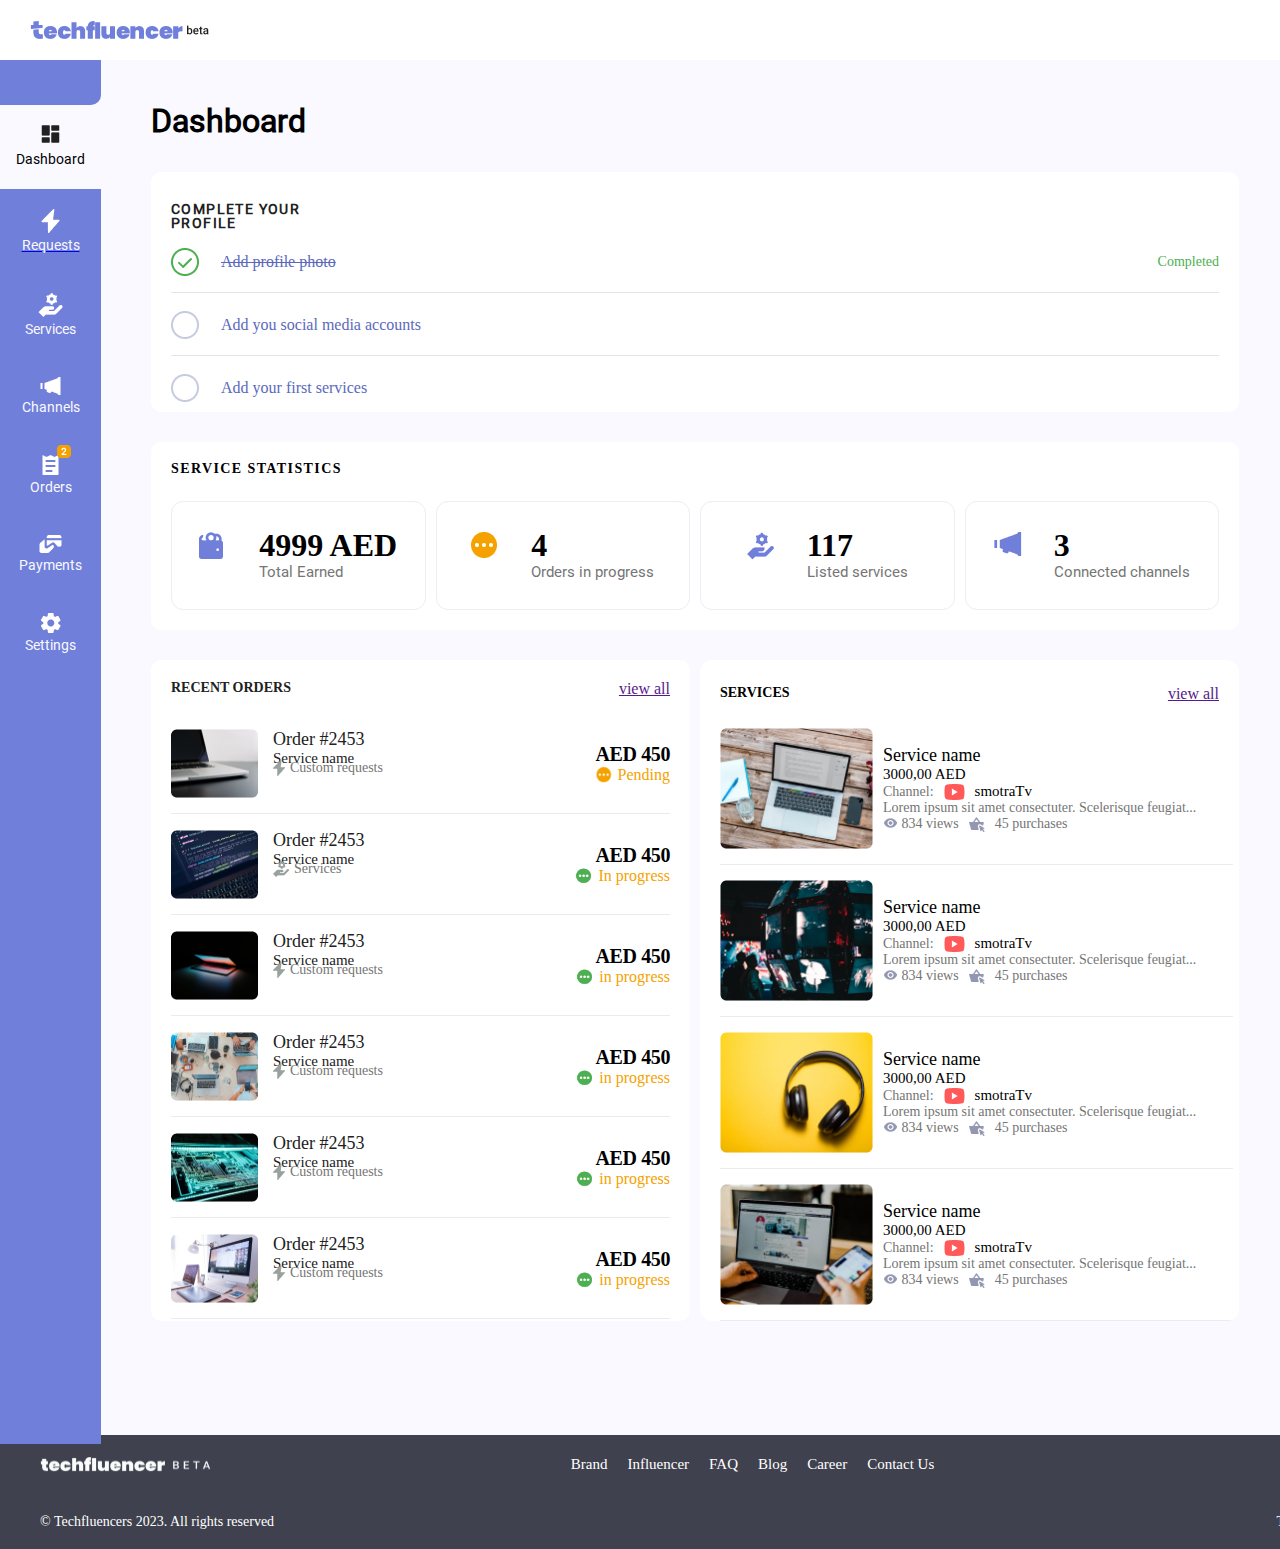
<file: index.html>
<!DOCTYPE html>
<html lang="en">
<head>
    <meta charset="UTF-8">
    <meta http-equiv="X-UA-Compatible" content="IE=edge">
    <meta name="viewport" content="width=device-width, initial-scale=1.0">
    <link href="https://cdn.jsdelivr.net/npm/bootstrap@5.3.0-alpha3/dist/css/bootstrap.min.css" rel="stylesheet" integrity="sha384-KK94CHFLLe+nY2dmCWGMq91rCGa5gtU4mk92HdvYe+M/SXH301p5ILy+dN9+nJOZ" crossorigin="anonymous">
    <link rel="stylesheet" href="./index.css">
    <link rel="stylesheet" href="./style.css">
    <title>Document</title>
</head>
<body>
    
       <header>
        <section class="container header-top">
            <div class="header">
                <div class="header-left">
                    <img src="images/Vector (0).png" alt="vector">
                    <img src="images/Vector (1).png" alt="vector">
                    <img src="images/Vector (2).png" alt="vector">
                    <img src="images/Vector (3).png" alt="vector">
                    <img src="images/Vector (4).png" alt="vector">
                    <img src="images/Vector (5).png" alt="vector">
                    <img src="images/Vector (6).png" alt="vector">
                    <img src="images/Vector (7).png" alt="vector">
                    <img src="images/Vector (8).png" alt="vector">
                    <img src="images/Vector (9).png" alt="vector">
                    <img src="images/Vector (10).png" alt="vector">
                    <img src="images/Vector (11).png" alt="vector">
                    <img class="beta" src="./images/beta.png" alt="beta">
                </div>
                <div class="header-right">
                    <div class="img-header">
                        <img src="./images/Vector.png" alt="vector">
                        <img class="ellipse" src="./images/Ellipse 35.png" alt="Ellipse">
                    </div>
                    <div class="header-img"></div>
                </div>
            </div>
           </section>
       </header>
           <section class="container">
                <nav class="navigations">
                    <div class="menu-top">

                    </div>
                    <div class="menu-bar active">
                       <a href=""> <img src="./images/Vector (12).png" alt="bar"></a>
                        <span>Dashboard</span>
                    </div>
                   <a href="./basic.html">
                    <div class="menu-bar">
                        <img src="./images/Vector (13).png" alt="bar">
                        <span>Requests</span>
                    </div>
                   </a>
                    <div class="menu-bar">
                        <img src="./images/Vector (14).png" alt="bar">
                        <span>Services</span>
                    </div>
                    <div class="menu-bar">
                        <img src="./images/Vector (15).png" alt="bar">
                        <span>Channels</span>
                    </div>
                    <div class="menu-bar">
                        <img src="./images/Vector (16).png" alt="bar">
                        <span>Orders</span>
                        <img class="count" src="./images/1.png" alt="count">
                    </div>
                    <div class="menu-bar">
                        <img src="./images/Vector (18).png" alt="bar">
                        <span>Payments</span>
                    </div>
                    <div class="menu-bar">
                        <img src="./images/Vector (17).png" alt="bar">
                        <span>Settings</span>
                    </div>
                    <div class="menu-bottom">
                        
                    </div>
                </nav>
                <div class="operation">
                    <h1>Dashboard</h1>
                    <div class="complement">
                        <h6>COMPLETE YOUR PROFILE</h6>
                      <div class="select">
                        <div class="complete-todo">
                            <div class="complete-item">
                               <img src="./images/Ellipse 309.png" alt="ellips">
                               <img class="active" src="./images/Vector 327.png" alt="correct">
                            </div>
                            <span class="added">Add profile photo</span>
                           </div>
                           <p>Completed</p>
                      </div>
                     <div class="select">
                        <div class="complete-todo">
                            <div class="complete-item">
                                <img src="./images/Circle.png" alt="circle">
                            </div>
                            <span>Add you social media accounts</span>
                        </div>
                     </div>
                        <div class="select">
                            <div class="complete-todo">
                                <div class="complete-item">
                                    <img src="./images/Circle.png" alt="circle">
                                </div>
                                <span>Add your first services</span>
                            </div>
                        </div>
                    </div>

                    <div class="static">
                        <h6>Service Statistics</h6>
                        <div class="service">
                            <div class="box box1">
                                <div class="images-ser">
                                    <img src="./images/cash.png" alt="cash">
                                </div>
                                <div class="box-opt">
                                    <p>4999 AED</p>
                                    <span>Total Earned</span>
                                </div>
                            </div>
                            <div class="box box2">
                                <div class="images-ser">
                                    <img src="./images/comment.png" alt="comment">
                                  <div class="dot">
                                    <img  src="./images/money.png" alt="dot">
                                    <img  src="./images/money.png" alt="dot">
                                    <img  src="./images/money.png" alt="dot">
                                  </div>
                                </div>
                                <div class="box-opt">
                                    <p>4</p>
                                    <span>Orders in progress</span>
                                </div>
                            </div>
                            <div class="box box3">
                                <div class="images-ser">
                                    <img src="./images/chan.png" alt="bar">
                                </div>
                                <div class="box-opt">
                                    <p>117</p>
                                    <span>Listed services</span>
                                </div>
                            </div>
                            <div class="box box4">
                                <div class="images-ser">
                                    <img src="./images/req.png" alt="bar">
                                </div>
                                <div class="box-opt">
                                    <p>3</p>
                                    <span>Connected channels</span>
                                </div>
                            </div>
                        </div>
                    </div>

                    <div class="render-service">
                        <div class="left-side">
                            <div class="top">
                                <span>Recent orders</span>
                               <a href="">view all</a>
                            </div>
                           <div class="left-t">
                            <div class="service-opt">
                                <div class="include">
                                    <div class="img">
                                        <img src="./images/Rectangle 3398.png" alt="">
                                    </div>
                                    <div class="text">
                                        <span>Order #2453</span>
                                        <p>Service name</p>
                                        <div class="requests">
                                            <img src="./images/v2.png" alt="v2">
                                            Custom requests
                                        </div>
                                    </div>
                                </div>
                                <div class="pending">
                                    <p>AED 450</p>
                                    <div class="images-service">
                                        <div class="image">
                                            <img src="./images/comments.png" alt="comment">
                                        </div>
                                         <div>Pending</div>
                                    </div>
                                </div>
                            </div>
                            <div class="service-opt">
                                <div class="include">
                                    <div class="img">
                                        <img src="./images/Rectangle 3398 (1).png" alt="">
                                    </div>
                                    <div class="text">
                                        <span>Order #2453</span>
                                        <p>Service name</p>
                                        <div class="requests">
                                            <img src="./images/v1.png" alt="v2">
                                            Services
                                        </div>
                                    </div>
                                </div>
                                <div class="pending">
                                    <p>AED 450</p>
                                    <div class="images-service">
                                        <div class="image">
                                            <img src="./images/com.png" alt="comment">
                                        </div>
                                         <div>In progress</div>
                                    </div>
                                </div>
                            </div>
                            <div class="service-opt">
                                <div class="include">
                                    <div class="img">
                                        <img src="./images/Rectangle 3398 (2).png" alt="">
                                    </div>
                                    <div class="text">
                                        <span>Order #2453</span>
                                        <p>Service name</p>
                                        <div class="requests">
                                            <img src="./images/v2.png" alt="v2">
                                            Custom requests
                                        </div>
                                    </div>
                                </div>
                                <div class="pending">
                                    <p>AED 450</p>
                                    <div class="images-service">
                                        <div class="image">
                                            <img src="./images/com.png" alt="comment">
                                        </div>
                                         <div>in progress</div>
                                    </div>
                                </div>
                            </div>
                            <div class="service-opt">
                                <div class="include">
                                    <div class="img">
                                        <img src="./images/Rectangle 3398 (3).png" alt="">
                                    </div>
                                    <div class="text">
                                        <span>Order #2453</span>
                                        <p>Service name</p>
                                        <div class="requests">
                                            <img src="./images/v2.png" alt="v2">
                                            Custom requests
                                        </div>
                                    </div>
                                </div>
                                <div class="pending">
                                    <p>AED 450</p>
                                    <div class="images-service">
                                        <div class="image">
                                            <img src="./images/com.png" alt="comment">
                                        </div>
                                         <div>in progress</div>
                                    </div>
                                </div>
                            </div>
                            <div class="service-opt">
                                <div class="include">
                                    <div class="img">
                                        <img src="./images/Rectangle 3398 (4).png" alt="">
                                    </div>
                                    <div class="text">
                                        <span>Order #2453</span>
                                        <p>Service name</p>
                                        <div class="requests">
                                            <img src="./images/v2.png" alt="v2">
                                            Custom requests
                                        </div>
                                    </div>
                                </div>
                                <div class="pending">
                                    <p>AED 450</p>
                                    <div class="images-service">
                                        <div class="image">
                                            <img src="./images/com.png" alt="comment">
                                        </div>
                                         <div>in progress</div>
                                    </div>
                                </div>
                            </div>
                            <div class="service-opt">
                                <div class="include">
                                    <div class="img">
                                        <img src="./images/Rectangle 3398 (5).png" alt="">
                                    </div>
                                    <div class="text">
                                        <span>Order #2453</span>
                                        <p>Service name</p>
                                        <div class="requests">
                                            <img src="./images/v2.png" alt="v2">
                                            Custom requests
                                        </div>
                                    </div>
                                </div>
                                <div class="pending">
                                    <p>AED 450</p>
                                    <div class="images-service">
                                        <div class="image">
                                            <img src="./images/com.png" alt="comment">
                                        </div>
                                         <div>in progress</div>
                                    </div>
                                </div>
                            </div>
                           </div>
                        </div>
                        <div class="right-side"> 
                            <div class="top">
                                <span>SERVICES</span>
                               <a href="">view all</a>
                            </div>
                         <div class="content-info">
                            <div class="right-operation">
                                <div class="right-img">
                                    <img src="./images/R1.png" alt="rectangle">
                                </div>
                                <div class="right-content">
                                    <span class="services">Service name</span>
                                    <span>3000,00 AED</span>
                                    <div class="channel">
                                        <span class="social">Channel:</span>
                                        <img src="./images/Youtube.png" alt="youtube">
                                        <span>smotraTv</span>
                                    </div>
                                    <div class="text">
                                        Lorem ipsum sit amet consectuter. Scelerisque feugiat...
                                    </div>
                                    <div class="condition">
                                        <div class="left-con">
                                            <img src="./images/eye.png" alt="eye">
                                            834 views
                                        </div>
                                        <div class="right-con">
                                            <img src="./images/bag.png" alt="basket">
                                            45 purchases
                                        </div>
                                    </div>
                                </div>
                               </div>
    
                               <div class="right-operation">
                                <div class="right-img">
                                    <img src="./images/R2.png" alt="rectangle">
                                </div>
                                <div class="right-content">
                                    <span class="services">Service name</span>
                                    <span>3000,00 AED</span>
                                    <div class="channel">
                                        <span class="social">Channel:</span>
                                        <img src="./images/Youtube.png" alt="youtube">
                                        <span>smotraTv</span>
                                    </div>
                                    <div class="text">
                                        Lorem ipsum sit amet consectuter. Scelerisque feugiat...
                                    </div>
                                    <div class="condition">
                                        <div class="left-con">
                                            <img src="./images/eye.png" alt="eye">
                                            834 views
                                        </div>
                                        <div class="right-con">
                                            <img src="./images/bag.png" alt="basket">
                                            45 purchases
                                        </div>
                                    </div>
                                </div>
                               </div>
    
                               <div class="right-operation">
                                <div class="right-img">
                                    <img src="./images/R3.png" alt="rectangle">
                                </div>
                                <div class="right-content">
                                    <span class="services">Service name</span>
                                    <span>3000,00 AED</span>
                                    <div class="channel">
                                        <span class="social">Channel:</span>
                                        <img src="./images/Youtube.png" alt="youtube">
                                        <span>smotraTv</span>
                                    </div>
                                    <div class="text">
                                        Lorem ipsum sit amet consectuter. Scelerisque feugiat...
                                    </div>
                                    <div class="condition">
                                        <div class="left-con">
                                            <img src="./images/eye.png" alt="eye">
                                            834 views
                                        </div>
                                        <div class="right-con">
                                            <img src="./images/bag.png" alt="basket">
                                            45 purchases
                                        </div>
                                    </div>
                                </div>
                               </div>
    
                               <div class="right-operation">
                                <div class="right-img">
                                    <img src="./images/R4.png" alt="rectangle">
                                </div>
                                <div class="right-content">
                                    <span class="services">Service name</span>
                                    <span>3000,00 AED</span>
                                    <div class="channel">
                                        <span class="social">Channel:</span>
                                        <img src="./images/Youtube.png" alt="youtube">
                                        <span>smotraTv</span>
                                    </div>
                                    <div class="text">
                                        Lorem ipsum sit amet consectuter. Scelerisque feugiat...
                                    </div>
                                    <div class="condition">
                                        <div class="left-con">
                                            <img src="./images/eye.png" alt="eye">
                                            834 views
                                        </div>
                                        <div class="right-con">
                                            <img src="./images/bag.png" alt="basket">
                                            45 purchases
                                        </div>
                                    </div>
                                </div>
                               </div>
                         </div>
                        </div>
                    </div>


                </div>
               
           </section>
           <footer>
            <div class="footer">
                <div class="container">
                    <div class="top-footer">
                        <img class="influence" src="./images/22 1.png" alt="fluencer">
                        <nav>
                            <a href="">Brand</a>
                            <a href="">Influencer</a>
                            <a href="">FAQ</a>
                            <a href="">Blog</a>
                            <a href="">Career</a>
                            <a href="">Contact Us</a>
                        </nav>
                        <div class="navlink">
                            <img src="./images/in.png" alt="in">
                            <img src="./images/twit.png" alt="twit">
                            <img src="./images/meta.png" alt="meta">
                            <img src="./images/ins.png" alt="instagram">
                        </div>
                    </div>
                    <div class="bottom-footer">
                        <span> &copy Techfluencers 2023. All rights reserved</span>
                        <span>Terms and Conditions</span>
                    </div>
                </div>
            </div>
        </footer>
        
</body>
</html>
</file>
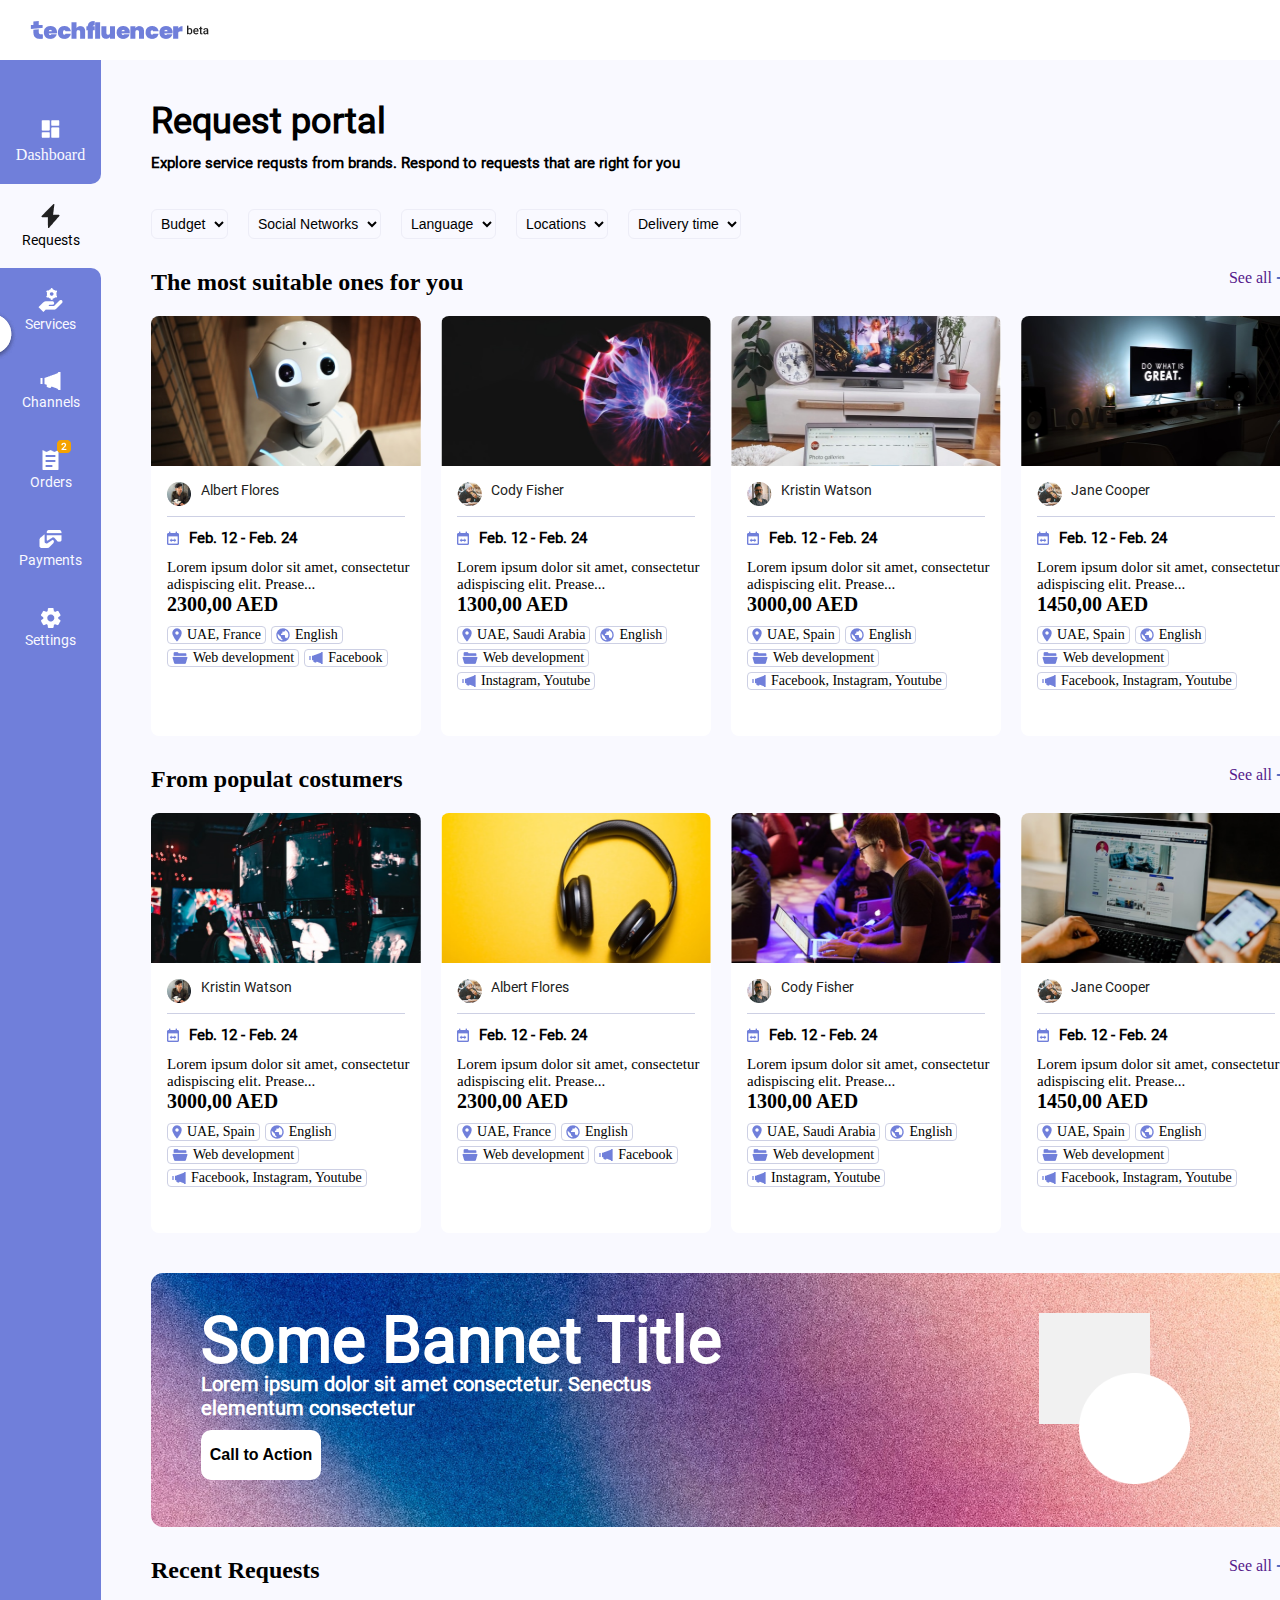
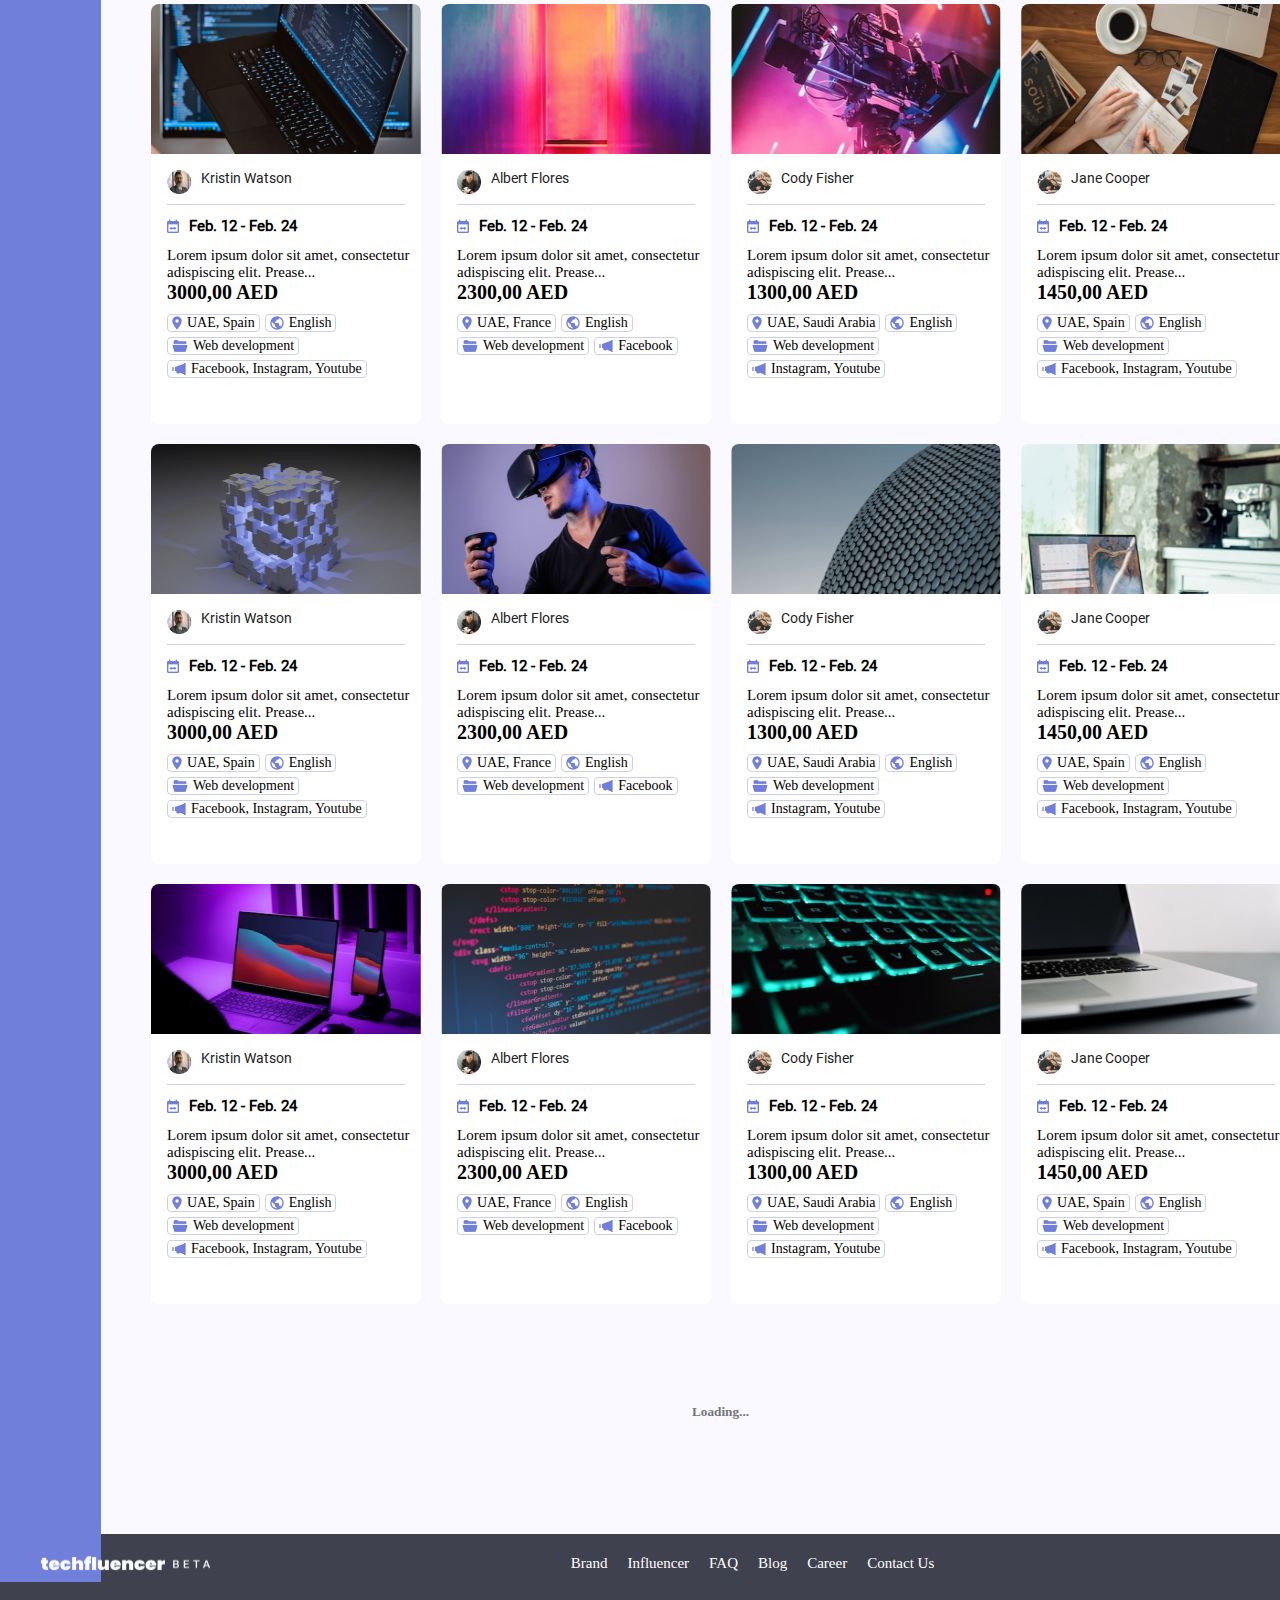
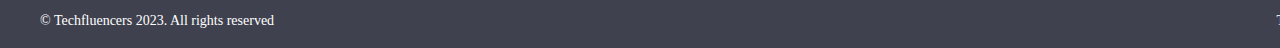
<file: app.html>
<!DOCTYPE html>
<html lang="en">

<head>
    <meta charset="UTF-8">
    <meta http-equiv="X-UA-Compatible" content="IE=edge">
    <meta name="viewport" content="width=device-width, initial-scale=1.0">
    <link href="https://cdn.jsdelivr.net/npm/bootstrap@5.3.0-alpha3/dist/css/bootstrap.min.css" rel="stylesheet"
        integrity="sha384-KK94CHFLLe+nY2dmCWGMq91rCGa5gtU4mk92HdvYe+M/SXH301p5ILy+dN9+nJOZ" crossorigin="anonymous">
    <link rel="stylesheet" href="./style.css">
    <title>Document</title>
</head>

<body>

    <header>
        <section class="container header-top">
            <div class="header">
                <div class="header-left">
                    <img src="images/Vector (0).png" alt="vector">
                    <img src="images/Vector (1).png" alt="vector">
                    <img src="images/Vector (2).png" alt="vector">
                    <img src="images/Vector (3).png" alt="vector">
                    <img src="images/Vector (4).png" alt="vector">
                    <img src="images/Vector (5).png" alt="vector">
                    <img src="images/Vector (6).png" alt="vector">
                    <img src="images/Vector (7).png" alt="vector">
                    <img src="images/Vector (8).png" alt="vector">
                    <img src="images/Vector (9).png" alt="vector">
                    <img src="images/Vector (10).png" alt="vector">
                    <img src="images/Vector (11).png" alt="vector">
                    <img class="beta" src="./images/beta.png" alt="beta">
                </div>
                <div class="header-right">
                    <div class="img-header">
                        <img src="./images/Vector.png" alt="vector">
                        <img class="ellipse" src="./images/Ellipse 35.png" alt="Ellipse">
                    </div>
                    <div class="header-img"></div>
                </div>
            </div>
        </section>
    </header>
    <section class="container">
        <nav class="navigation">
            <div class="menu-bars">
                <a href="./index.html"><img src="./images/dash.png" alt="bar"></a>
                <span>Dashboard</span>
            </div>
            <div class="menu-bar active">
                <img src="./images/drizzle.png" alt="bar">
                <span>Requests</span>
            </div>
            <div class="menu-bar bottom-radius">
                <img src="./images/Vector (14).png" alt="bar">
                <span>Services</span>
            </div>
            <div class="menu-bar">
                <img src="./images/Vector (15).png" alt="bar">
                <span>Channels</span>
            </div>
            <div class="menu-bar">
                <img src="./images/Vector (16).png" alt="bar">
                <span>Orders</span>
                <img class="count" src="./images/1.png" alt="count">
            </div>
            <div class="menu-bar">
                <img src="./images/Vector (18).png" alt="bar">
                <span>Payments</span>
            </div>
            <div class="menu-bar">
                <img src="./images/Vector (17).png" alt="bar">
                <span>Settings</span>
            </div>
            <div class="menu-cont">

            </div>
        </nav>

        <div class="operation-request">
            <h1>Request portal</h1>
            <span>Explore service requsts from brands. Respond to requests that are right for you</span>
            <div class="filters">
                <select name="select" id="select">
                    <option value="Budget">Budget</option>
                </select>
                <select name="select">
                    <option value="Socila Networks">Social Networks</option>
                </select>
                <select name="select">
                    <option value="Language">Language</option>
                </select>
                <select name="select">
                    <option value="Locations">Locations</option>
                </select>
                <select name="select">
                    <option value="Deliver time">Delivery time</option>
                </select>
            </div>

            <div class="carousel">
                <div class="link">
                    <h3>The most suitable ones for you</h3>
                    <a href="">See all <img src="./images/st.png" alt="arrow"></a>
                </div>
                <div class="grid-carousel">
                    <div class="side-left">
                        <div class="left-arrow">
                            <img src="./images/ELLIPS.png" alt="ellips">
                            <img class="arrow" src="./images/left.png" alt="arrow">
                        </div>
                    </div>
                    <div class="side-right">
                        <div class="right-arrow">
                            <img src="./images/ELLIPS.png" alt="ellips">
                            <img class="arrow" src="./images/right.png" alt="arrow">
                        </div>
                    </div>
                    <div class="box box1">
                        <div class="box-img">
                            <img src="./images/Robot.png" alt="robot">
                        </div>
                        <div class="all-info">
                            <div class="users">
                                <div class="user-photo">
                                    <img src="./images/five.png" alt="">
                                </div>
                                <div class="user-name">
                                    Albert Flores
                                </div>
                            </div>
                            <div class="data">
                                <div class="calendar">
                                    <img src="./images/direct.png" alt="calendar">
                                    <span>Feb. 12 - Feb. 24</span>
                                </div>
                                <div class="text">Lorem ipsum dolor sit amet, consectetur adispiscing elit. Prease...
                                </div>
                                <div class="price">2300,00 AED</div>
                                <div class="extra-information">
                                    <div class="btn">
                                        <img src="./images/location.png" alt="location">
                                        UAE, France
                                    </div>
                                    <div class="btn">
                                        <img src="./images/earth.png" alt="location">
                                        English
                                    </div>
                                    <div class="btn">
                                        <img src="./images/kashaluk.png" alt="kashalok">
                                        Web development
                                    </div>
                                    <div class="btn">
                                        <img src="./images/sound.png" alt="sound">
                                        Facebook
                                    </div>
                                </div>
                            </div>
                        </div>

                        <div class="order">
                            <button>Take order</button>
                        </div>
                    </div>





                    <div class="box box2">
                        <div class="box-img">
                            <img src="./images/Rec2.png" alt="robot">
                        </div>

                        <div class="all-info">
                            <div class="users">
                                <div class="user-photo two">
                                    <img src="./images/one.png" alt="man">
                                </div>
                                <div class="user-name">
                                    Cody Fisher
                                </div>
                            </div>
                            <div class="data">
                                <div class="calendar">
                                    <img src="./images/direct.png" alt="calendar">
                                    <span>Feb. 12 - Feb. 24</span>
                                </div>
                                <div class="text">Lorem ipsum dolor sit amet, consectetur adispiscing elit. Prease...
                                </div>
                                <div class="price">1300,00 AED</div>
                                <div class="extra-information">
                                    <div class="btn">
                                        <img src="./images/location.png" alt="location">
                                        UAE, Saudi Arabia
                                    </div>
                                    <div class="btn">
                                        <img src="./images/earth.png" alt="location">
                                        English
                                    </div>
                                    <div class="btn">
                                        <img src="./images/kashaluk.png" alt="kashalok">
                                        Web development
                                    </div>
                                    <div class="btn">
                                        <img src="./images/sound.png" alt="sound">
                                        Instagram, Youtube
                                    </div>
                                </div>
                            </div>
                        </div>
                        <div class="order">
                            <button>Take order</button>
                        </div>
                    </div>
                    <div class="box box3">
                        <div class="box-img">
                            <img src="./images/Rec3.png" alt="robot">
                        </div>
                        <div class="all-info">
                            <div class="users">
                                <div class="user-photo two">
                                    <img src="./images/three.png" alt="man">
                                </div>
                                <div class="user-name">
                                    Kristin Watson
                                </div>
                            </div>
                            <div class="data">
                                <div class="calendar">
                                    <img src="./images/direct.png" alt="calendar">
                                    <span>Feb. 12 - Feb. 24</span>
                                </div>
                                <div class="text">Lorem ipsum dolor sit amet, consectetur adispiscing elit. Prease...
                                </div>
                                <div class="price">3000,00 AED</div>
                                <div class="extra-information">
                                    <div class="btn">
                                        <img src="./images/location.png" alt="location">
                                        UAE, Spain
                                    </div>
                                    <div class="btn">
                                        <img src="./images/earth.png" alt="location">
                                        English
                                    </div>
                                    <div class="btn">
                                        <img src="./images/kashaluk.png" alt="kashalok">
                                        Web development
                                    </div>
                                    <div class="btn">
                                        <img src="./images/sound.png" alt="sound">
                                        Facebook, Instagram, Youtube
                                    </div>
                                </div>
                            </div>
                        </div>

                        <div class="order">
                            <button>Take order</button>
                        </div>

                    </div>
                    <div class="box box4">
                        <div class="box-img">
                            <img src="./images/Rec4.png" alt="robot">
                        </div>
                        <div class="all-info">
                            <div class="users">
                                <div class="user-photo two">
                                    <img src="./images/one.png" alt="">
                                </div>
                                <div class="user-name">
                                    Jane Cooper
                                </div>
                            </div>
                            <div class="data">
                                <div class="calendar">
                                    <img src="./images/direct.png" alt="calendar">
                                    <span>Feb. 12 - Feb. 24</span>
                                </div>
                                <div class="text">Lorem ipsum dolor sit amet, consectetur adispiscing elit. Prease...
                                </div>
                                <div class="price">1450,00 AED</div>
                                <div class="extra-information">
                                    <div class="btn">
                                        <img src="./images/location.png" alt="location">
                                        UAE, Spain
                                    </div>
                                    <div class="btn">
                                        <img src="./images/earth.png" alt="location">
                                        English
                                    </div>
                                    <div class="btn">
                                        <img src="./images/kashaluk.png" alt="kashalok">
                                        Web development
                                    </div>
                                    <div class="btn">
                                        <img src="./images/sound.png" alt="sound">
                                        Facebook, Instagram, Youtube
                                    </div>
                                </div>
                            </div>
                        </div>

                        <div class="order">
                            <button>Take order</button>
                        </div>

                    </div>


                </div>
            </div>


            <div class="carousel">
                <div class="link">
                    <h3>From populat costumers</h3>
                    <a href="">See all <img src="./images/st.png" alt="arrow"></a>
                </div>
                <div class="grid-carousel">
                    <div class="side-left">
                        <div class="left-arrow">
                            <img src="./images/ELLIPS.png" alt="ellips">
                            <img class="arrow" src="./images/left.png" alt="arrow">
                        </div>
                    </div>
                    <div class="side-right">
                        <div class="right-arrow">
                            <img src="./images/ELLIPS.png" alt="ellips">
                            <img class="arrow" src="./images/right.png" alt="arrow">
                        </div>
                    </div>
                    <div class="box box1">
                        <div class="box-img">
                            <img src="./images/comp.png" alt="computer">
                        </div>
                        <div class="all-info">
                            <div class="users">
                                <div class="user-photo">
                                    <img src="./images/five.png" alt="">
                                </div>
                                <div class="user-name">
                                    Kristin Watson
                                </div>
                            </div>
                            <div class="data">
                                <div class="calendar">
                                    <img src="./images/direct.png" alt="calendar">
                                    <span>Feb. 12 - Feb. 24</span>
                                </div>
                                <div class="text">Lorem ipsum dolor sit amet, consectetur adispiscing elit. Prease...
                                </div>
                                <div class="price">3000,00 AED</div>
                                <div class="extra-information">
                                    <div class="btn">
                                        <img src="./images/location.png" alt="location">
                                        UAE, Spain
                                    </div>
                                    <div class="btn">
                                        <img src="./images/earth.png" alt="location">
                                        English
                                    </div>
                                    <div class="btn">
                                        <img src="./images/kashaluk.png" alt="kashalok">
                                        Web development
                                    </div>
                                    <div class="btn">
                                        <img src="./images/sound.png" alt="sound">
                                        Facebook, Instagram, Youtube
                                    </div>
                                </div>
                            </div>
                        </div>

                        <div class="order">
                            <button>Take order</button>
                        </div>
                    </div>





                    <div class="box box2">
                        <div class="box-img">
                            <img src="./images/headphones.png" alt="headphones">
                        </div>

                        <div class="all-info">
                            <div class="users">
                                <div class="user-photo two">
                                    <img src="./images/one.png" alt="man">
                                </div>
                                <div class="user-name">
                                    Albert Flores
                                </div>
                            </div>
                            <div class="data">
                                <div class="calendar">
                                    <img src="./images/direct.png" alt="calendar">
                                    <span>Feb. 12 - Feb. 24</span>
                                </div>
                                <div class="text">Lorem ipsum dolor sit amet, consectetur adispiscing elit. Prease...
                                </div>
                                <div class="price">2300,00 AED</div>
                                <div class="extra-information">
                                    <div class="btn">
                                        <img src="./images/location.png" alt="location">
                                        UAE, France
                                    </div>
                                    <div class="btn">
                                        <img src="./images/earth.png" alt="location">
                                        English
                                    </div>
                                    <div class="btn">
                                        <img src="./images/kashaluk.png" alt="kashalok">
                                        Web development
                                    </div>
                                    <div class="btn">
                                        <img src="./images/sound.png" alt="sound">
                                        Facebook
                                    </div>
                                </div>
                            </div>
                        </div>
                        <div class="order">
                            <button>Take order</button>
                        </div>
                    </div>
                    <div class="box box3">
                        <div class="box-img">
                            <img src="./images/man.png" alt="man">
                        </div>
                        <div class="all-info">
                            <div class="users">
                                <div class="user-photo two">
                                    <img src="./images/three.png" alt="man">
                                </div>
                                <div class="user-name">
                                    Cody Fisher
                                </div>
                            </div>
                            <div class="data">
                                <div class="calendar">
                                    <img src="./images/direct.png" alt="calendar">
                                    <span>Feb. 12 - Feb. 24</span>
                                </div>
                                <div class="text">Lorem ipsum dolor sit amet, consectetur adispiscing elit. Prease...
                                </div>
                                <div class="price">1300,00 AED</div>
                                <div class="extra-information">
                                    <div class="btn">
                                        <img src="./images/location.png" alt="location">
                                        UAE, Saudi Arabia
                                    </div>
                                    <div class="btn">
                                        <img src="./images/earth.png" alt="location">
                                        English
                                    </div>
                                    <div class="btn">
                                        <img src="./images/kashaluk.png" alt="kashalok">
                                        Web development
                                    </div>
                                    <div class="btn">
                                        <img src="./images/sound.png" alt="sound">
                                        Instagram, Youtube
                                    </div>
                                </div>
                            </div>
                        </div>

                        <div class="order">
                            <button>Take order</button>
                        </div>

                    </div>
                    <div class="box box4">
                        <div class="box-img">
                            <img src="./images/laptops.png" alt="laptop">
                        </div>
                        <div class="all-info">
                            <div class="users">
                                <div class="user-photo two">
                                    <img src="./images/one.png" alt="">
                                </div>
                                <div class="user-name">
                                    Jane Cooper
                                </div>
                            </div>
                            <div class="data">
                                <div class="calendar">
                                    <img src="./images/direct.png" alt="calendar">
                                    <span>Feb. 12 - Feb. 24</span>
                                </div>
                                <div class="text">Lorem ipsum dolor sit amet, consectetur adispiscing elit. Prease...
                                </div>
                                <div class="price">1450,00 AED</div>
                                <div class="extra-information">
                                    <div class="btn">
                                        <img src="./images/location.png" alt="location">
                                        UAE, Spain
                                    </div>
                                    <div class="btn">
                                        <img src="./images/earth.png" alt="location">
                                        English
                                    </div>
                                    <div class="btn">
                                        <img src="./images/kashaluk.png" alt="kashalok">
                                        Web development
                                    </div>
                                    <div class="btn">
                                        <img src="./images/sound.png" alt="sound">
                                        Facebook, Instagram, Youtube
                                    </div>
                                </div>
                            </div>
                        </div>

                        <div class="order">
                            <button>Take order</button>
                        </div>

                    </div>


                </div>
            </div>

            <div class="bannet">
                <h1>Some Bannet Title</h1>
                <span>Lorem ipsum dolor sit amet consectetur. Senectus elementum consectetur</span>
                <button>Call to Action</button>
                <img class="circle" src="./images/circ.png" alt="circle">
                <img class="quadrat" src="./images/Rect.png" alt="rectangle">
            </div>

            <div class="carousel">
                <div class="link">
                    <h3>Recent Requests</h3>
                    <a href="">See all <img src="./images/st.png" alt="arrow"></a>
                </div>
                <div class="grid-carousel">


                    <div class="box box1">
                        <div class="box-img">
                            <img src="./images/zero.png" alt="robot">
                        </div>
                        <div class="all-info">
                            <div class="users">
                                <div class="user-photo two">
                                    <img src="./images/three.png" alt="man">
                                </div>
                                <div class="user-name">
                                    Kristin Watson
                                </div>
                            </div>
                            <div class="data">
                                <div class="calendar">
                                    <img src="./images/direct.png" alt="calendar">
                                    <span>Feb. 12 - Feb. 24</span>
                                </div>
                                <div class="text">Lorem ipsum dolor sit amet, consectetur adispiscing elit. Prease...
                                </div>
                                <div class="price">3000,00 AED</div>
                                <div class="extra-information">
                                    <div class="btn">
                                        <img src="./images/location.png" alt="location">
                                        UAE, Spain
                                    </div>
                                    <div class="btn">
                                        <img src="./images/earth.png" alt="location">
                                        English
                                    </div>
                                    <div class="btn">
                                        <img src="./images/kashaluk.png" alt="kashalok">
                                        Web development
                                    </div>
                                    <div class="btn">
                                        <img src="./images/sound.png" alt="sound">
                                        Facebook, Instagram, Youtube
                                    </div>
                                </div>
                            </div>
                        </div>

                        <div class="order">
                            <button>Take order</button>
                        </div>

                    </div>

                    <div class="box box2">
                        <div class="box-img">
                            <img src="./images/one1.png" alt="robot">
                        </div>
                        <div class="all-info">
                            <div class="users">
                                <div class="user-photo">
                                    <img src="./images/five.png" alt="">
                                </div>
                                <div class="user-name">
                                    Albert Flores
                                </div>
                            </div>
                            <div class="data">
                                <div class="calendar">
                                    <img src="./images/direct.png" alt="calendar">
                                    <span>Feb. 12 - Feb. 24</span>
                                </div>
                                <div class="text">Lorem ipsum dolor sit amet, consectetur adispiscing elit. Prease...
                                </div>
                                <div class="price">2300,00 AED</div>
                                <div class="extra-information">
                                    <div class="btn">
                                        <img src="./images/location.png" alt="location">
                                        UAE, France
                                    </div>
                                    <div class="btn">
                                        <img src="./images/earth.png" alt="location">
                                        English
                                    </div>
                                    <div class="btn">
                                        <img src="./images/kashaluk.png" alt="kashalok">
                                        Web development
                                    </div>
                                    <div class="btn">
                                        <img src="./images/sound.png" alt="sound">
                                        Facebook
                                    </div>
                                </div>
                            </div>
                        </div>

                        <div class="order">
                            <button>Take order</button>
                        </div>
                    </div>

                    <div class="box box3">
                        <div class="box-img">
                            <img src="./images/2.png" alt="robot">
                        </div>

                        <div class="all-info">
                            <div class="users">
                                <div class="user-photo two">
                                    <img src="./images/one.png" alt="man">
                                </div>
                                <div class="user-name">
                                    Cody Fisher
                                </div>
                            </div>
                            <div class="data">
                                <div class="calendar">
                                    <img src="./images/direct.png" alt="calendar">
                                    <span>Feb. 12 - Feb. 24</span>
                                </div>
                                <div class="text">Lorem ipsum dolor sit amet, consectetur adispiscing elit. Prease...
                                </div>
                                <div class="price">1300,00 AED</div>
                                <div class="extra-information">
                                    <div class="btn">
                                        <img src="./images/location.png" alt="location">
                                        UAE, Saudi Arabia
                                    </div>
                                    <div class="btn">
                                        <img src="./images/earth.png" alt="location">
                                        English
                                    </div>
                                    <div class="btn">
                                        <img src="./images/kashaluk.png" alt="kashalok">
                                        Web development
                                    </div>
                                    <div class="btn">
                                        <img src="./images/sound.png" alt="sound">
                                        Instagram, Youtube
                                    </div>
                                </div>
                            </div>
                        </div>
                        <div class="order">
                            <button>Take order</button>
                        </div>
                    </div>

                    <div class="box box4">
                        <div class="box-img">
                            <img src="./images/3.png" alt="robot">
                        </div>
                        <div class="all-info">
                            <div class="users">
                                <div class="user-photo two">
                                    <img src="./images/one.png" alt="">
                                </div>
                                <div class="user-name">
                                    Jane Cooper
                                </div>
                            </div>
                            <div class="data">
                                <div class="calendar">
                                    <img src="./images/direct.png" alt="calendar">
                                    <span>Feb. 12 - Feb. 24</span>
                                </div>
                                <div class="text">Lorem ipsum dolor sit amet, consectetur adispiscing elit. Prease...
                                </div>
                                <div class="price">1450,00 AED</div>
                                <div class="extra-information">
                                    <div class="btn">
                                        <img src="./images/location.png" alt="location">
                                        UAE, Spain
                                    </div>
                                    <div class="btn">
                                        <img src="./images/earth.png" alt="location">
                                        English
                                    </div>
                                    <div class="btn">
                                        <img src="./images/kashaluk.png" alt="kashalok">
                                        Web development
                                    </div>
                                    <div class="btn">
                                        <img src="./images/sound.png" alt="sound">
                                        Facebook, Instagram, Youtube
                                    </div>
                                </div>
                            </div>
                        </div>

                        <div class="order">
                            <button>Take order</button>
                        </div>

                    </div>


                </div>


                <div class="grid-carousel">
                    <div class="box box1">
                        <div class="box-img">
                            <img src="./images/4.png" alt="robot">
                        </div>
                        <div class="all-info">
                            <div class="users">
                                <div class="user-photo two">
                                    <img src="./images/three.png" alt="man">
                                </div>
                                <div class="user-name">
                                    Kristin Watson
                                </div>
                            </div>
                            <div class="data">
                                <div class="calendar">
                                    <img src="./images/direct.png" alt="calendar">
                                    <span>Feb. 12 - Feb. 24</span>
                                </div>
                                <div class="text">Lorem ipsum dolor sit amet, consectetur adispiscing elit. Prease...
                                </div>
                                <div class="price">3000,00 AED</div>
                                <div class="extra-information">
                                    <div class="btn">
                                        <img src="./images/location.png" alt="location">
                                        UAE, Spain
                                    </div>
                                    <div class="btn">
                                        <img src="./images/earth.png" alt="location">
                                        English
                                    </div>
                                    <div class="btn">
                                        <img src="./images/kashaluk.png" alt="kashalok">
                                        Web development
                                    </div>
                                    <div class="btn">
                                        <img src="./images/sound.png" alt="sound">
                                        Facebook, Instagram, Youtube
                                    </div>
                                </div>
                            </div>
                        </div>

                        <div class="order">
                            <button>Take order</button>
                        </div>

                    </div>

                    <div class="box box2">
                        <div class="box-img">
                            <img src="./images/5.png" alt="robot">
                        </div>
                        <div class="all-info">
                            <div class="users">
                                <div class="user-photo">
                                    <img src="./images/five.png" alt="">
                                </div>
                                <div class="user-name">
                                    Albert Flores
                                </div>
                            </div>
                            <div class="data">
                                <div class="calendar">
                                    <img src="./images/direct.png" alt="calendar">
                                    <span>Feb. 12 - Feb. 24</span>
                                </div>
                                <div class="text">Lorem ipsum dolor sit amet, consectetur adispiscing elit. Prease...
                                </div>
                                <div class="price">2300,00 AED</div>
                                <div class="extra-information">
                                    <div class="btn">
                                        <img src="./images/location.png" alt="location">
                                        UAE, France
                                    </div>
                                    <div class="btn">
                                        <img src="./images/earth.png" alt="location">
                                        English
                                    </div>
                                    <div class="btn">
                                        <img src="./images/kashaluk.png" alt="kashalok">
                                        Web development
                                    </div>
                                    <div class="btn">
                                        <img src="./images/sound.png" alt="sound">
                                        Facebook
                                    </div>
                                </div>
                            </div>
                        </div>

                        <div class="order">
                            <button>Take order</button>
                        </div>
                    </div>

                    <div class="box box3">
                        <div class="box-img">
                            <img src="./images/6.png" alt="robot">
                        </div>

                        <div class="all-info">
                            <div class="users">
                                <div class="user-photo two">
                                    <img src="./images/one.png" alt="man">
                                </div>
                                <div class="user-name">
                                    Cody Fisher
                                </div>
                            </div>
                            <div class="data">
                                <div class="calendar">
                                    <img src="./images/direct.png" alt="calendar">
                                    <span>Feb. 12 - Feb. 24</span>
                                </div>
                                <div class="text">Lorem ipsum dolor sit amet, consectetur adispiscing elit. Prease...
                                </div>
                                <div class="price">1300,00 AED</div>
                                <div class="extra-information">
                                    <div class="btn">
                                        <img src="./images/location.png" alt="location">
                                        UAE, Saudi Arabia
                                    </div>
                                    <div class="btn">
                                        <img src="./images/earth.png" alt="location">
                                        English
                                    </div>
                                    <div class="btn">
                                        <img src="./images/kashaluk.png" alt="kashalok">
                                        Web development
                                    </div>
                                    <div class="btn">
                                        <img src="./images/sound.png" alt="sound">
                                        Instagram, Youtube
                                    </div>
                                </div>
                            </div>
                        </div>
                        <div class="order">
                            <button>Take order</button>
                        </div>
                    </div>

                    <div class="box box4">
                        <div class="box-img">
                            <img src="./images/7.png" alt="robot">
                        </div>
                        <div class="all-info">
                            <div class="users">
                                <div class="user-photo two">
                                    <img src="./images/one.png" alt="">
                                </div>
                                <div class="user-name">
                                    Jane Cooper
                                </div>
                            </div>
                            <div class="data">
                                <div class="calendar">
                                    <img src="./images/direct.png" alt="calendar">
                                    <span>Feb. 12 - Feb. 24</span>
                                </div>
                                <div class="text">Lorem ipsum dolor sit amet, consectetur adispiscing elit. Prease...
                                </div>
                                <div class="price">1450,00 AED</div>
                                <div class="extra-information">
                                    <div class="btn">
                                        <img src="./images/location.png" alt="location">
                                        UAE, Spain
                                    </div>
                                    <div class="btn">
                                        <img src="./images/earth.png" alt="location">
                                        English
                                    </div>
                                    <div class="btn">
                                        <img src="./images/kashaluk.png" alt="kashalok">
                                        Web development
                                    </div>
                                    <div class="btn">
                                        <img src="./images/sound.png" alt="sound">
                                        Facebook, Instagram, Youtube
                                    </div>
                                </div>
                            </div>
                        </div>

                        <div class="order">
                            <button>Take order</button>
                        </div>

                    </div>
                </div>

                <div class="grid-carousel">
                    <div class="box box1">
                        <div class="box-img">
                            <img src="./images/8.png" alt="robot">
                        </div>
                        <div class="all-info">
                            <div class="users">
                                <div class="user-photo two">
                                    <img src="./images/three.png" alt="man">
                                </div>
                                <div class="user-name">
                                    Kristin Watson
                                </div>
                            </div>
                            <div class="data">
                                <div class="calendar">
                                    <img src="./images/direct.png" alt="calendar">
                                    <span>Feb. 12 - Feb. 24</span>
                                </div>
                                <div class="text">Lorem ipsum dolor sit amet, consectetur adispiscing elit. Prease...
                                </div>
                                <div class="price">3000,00 AED</div>
                                <div class="extra-information">
                                    <div class="btn">
                                        <img src="./images/location.png" alt="location">
                                        UAE, Spain
                                    </div>
                                    <div class="btn">
                                        <img src="./images/earth.png" alt="location">
                                        English
                                    </div>
                                    <div class="btn">
                                        <img src="./images/kashaluk.png" alt="kashalok">
                                        Web development
                                    </div>
                                    <div class="btn">
                                        <img src="./images/sound.png" alt="sound">
                                        Facebook, Instagram, Youtube
                                    </div>
                                </div>
                            </div>
                        </div>

                        <div class="order">
                            <button>Take order</button>
                        </div>

                    </div>

                    <div class="box box2">
                        <div class="box-img">
                            <img src="./images/9.png" alt="robot">
                        </div>
                        <div class="all-info">
                            <div class="users">
                                <div class="user-photo">
                                    <img src="./images/five.png" alt="">
                                </div>
                                <div class="user-name">
                                    Albert Flores
                                </div>
                            </div>
                            <div class="data">
                                <div class="calendar">
                                    <img src="./images/direct.png" alt="calendar">
                                    <span>Feb. 12 - Feb. 24</span>
                                </div>
                                <div class="text">Lorem ipsum dolor sit amet, consectetur adispiscing elit. Prease...
                                </div>
                                <div class="price">2300,00 AED</div>
                                <div class="extra-information">
                                    <div class="btn">
                                        <img src="./images/location.png" alt="location">
                                        UAE, France
                                    </div>
                                    <div class="btn">
                                        <img src="./images/earth.png" alt="location">
                                        English
                                    </div>
                                    <div class="btn">
                                        <img src="./images/kashaluk.png" alt="kashalok">
                                        Web development
                                    </div>
                                    <div class="btn">
                                        <img src="./images/sound.png" alt="sound">
                                        Facebook
                                    </div>
                                </div>
                            </div>
                        </div>

                        <div class="order">
                            <button>Take order</button>
                        </div>
                    </div>

                    <div class="box box3">
                        <div class="box-img">
                            <img src="./images/10.png" alt="robot">
                        </div>

                        <div class="all-info">
                            <div class="users">
                                <div class="user-photo two">
                                    <img src="./images/one.png" alt="man">
                                </div>
                                <div class="user-name">
                                    Cody Fisher
                                </div>
                            </div>
                            <div class="data">
                                <div class="calendar">
                                    <img src="./images/direct.png" alt="calendar">
                                    <span>Feb. 12 - Feb. 24</span>
                                </div>
                                <div class="text">Lorem ipsum dolor sit amet, consectetur adispiscing elit. Prease...
                                </div>
                                <div class="price">1300,00 AED</div>
                                <div class="extra-information">
                                    <div class="btn">
                                        <img src="./images/location.png" alt="location">
                                        UAE, Saudi Arabia
                                    </div>
                                    <div class="btn">
                                        <img src="./images/earth.png" alt="location">
                                        English
                                    </div>
                                    <div class="btn">
                                        <img src="./images/kashaluk.png" alt="kashalok">
                                        Web development
                                    </div>
                                    <div class="btn">
                                        <img src="./images/sound.png" alt="sound">
                                        Instagram, Youtube
                                    </div>
                                </div>
                            </div>
                        </div>
                        <div class="order">
                            <button>Take order</button>
                        </div>
                    </div>

                    <div class="box box4">
                        <div class="box-img">
                            <img src="./images/11.png" alt="robot">
                        </div>
                        <div class="all-info">
                            <div class="users">
                                <div class="user-photo two">
                                    <img src="./images/one.png" alt="">
                                </div>
                                <div class="user-name">
                                    Jane Cooper
                                </div>
                            </div>
                            <div class="data">
                                <div class="calendar">
                                    <img src="./images/direct.png" alt="calendar">
                                    <span>Feb. 12 - Feb. 24</span>
                                </div>
                                <div class="text">Lorem ipsum dolor sit amet, consectetur adispiscing elit. Prease...
                                </div>
                                <div class="price">1450,00 AED</div>
                                <div class="extra-information">
                                    <div class="btn">
                                        <img src="./images/location.png" alt="location">
                                        UAE, Spain
                                    </div>
                                    <div class="btn">
                                        <img src="./images/earth.png" alt="location">
                                        English
                                    </div>
                                    <div class="btn">
                                        <img src="./images/kashaluk.png" alt="kashalok">
                                        Web development
                                    </div>
                                    <div class="btn">
                                        <img src="./images/sound.png" alt="sound">
                                        Facebook, Instagram, Youtube
                                    </div>
                                </div>
                            </div>
                        </div>

                        <div class="order">
                            <button>Take order</button>
                        </div>

                    </div>
                </div>
            </div>

            <h5 class="loading">Loading...</h5>

        </div>
    </section>
    <footer>
        <div class="footer">
            <div class="container">
                <div class="top-footer">
                    <img class="influence" src="./images/22 1.png" alt="fluencer">
                    <nav>
                        <a href="">Brand</a>
                        <a href="">Influencer</a>
                        <a href="">FAQ</a>
                        <a href="">Blog</a>
                        <a href="">Career</a>
                        <a href="">Contact Us</a>
                    </nav>
                    <div class="navlink">
                        <img src="./images/in.png" alt="in">
                        <img src="./images/twit.png" alt="twit">
                        <img src="./images/meta.png" alt="meta">
                        <img src="./images/ins.png" alt="instagram">
                    </div>
                </div>
                <div class="bottom-footer">
                    <span> &copy Techfluencers 2023. All rights reserved</span>
                    <span>Terms and Conditions</span>
                </div>
            </div>
        </div>
    </footer>

</body>

</html>
</file>
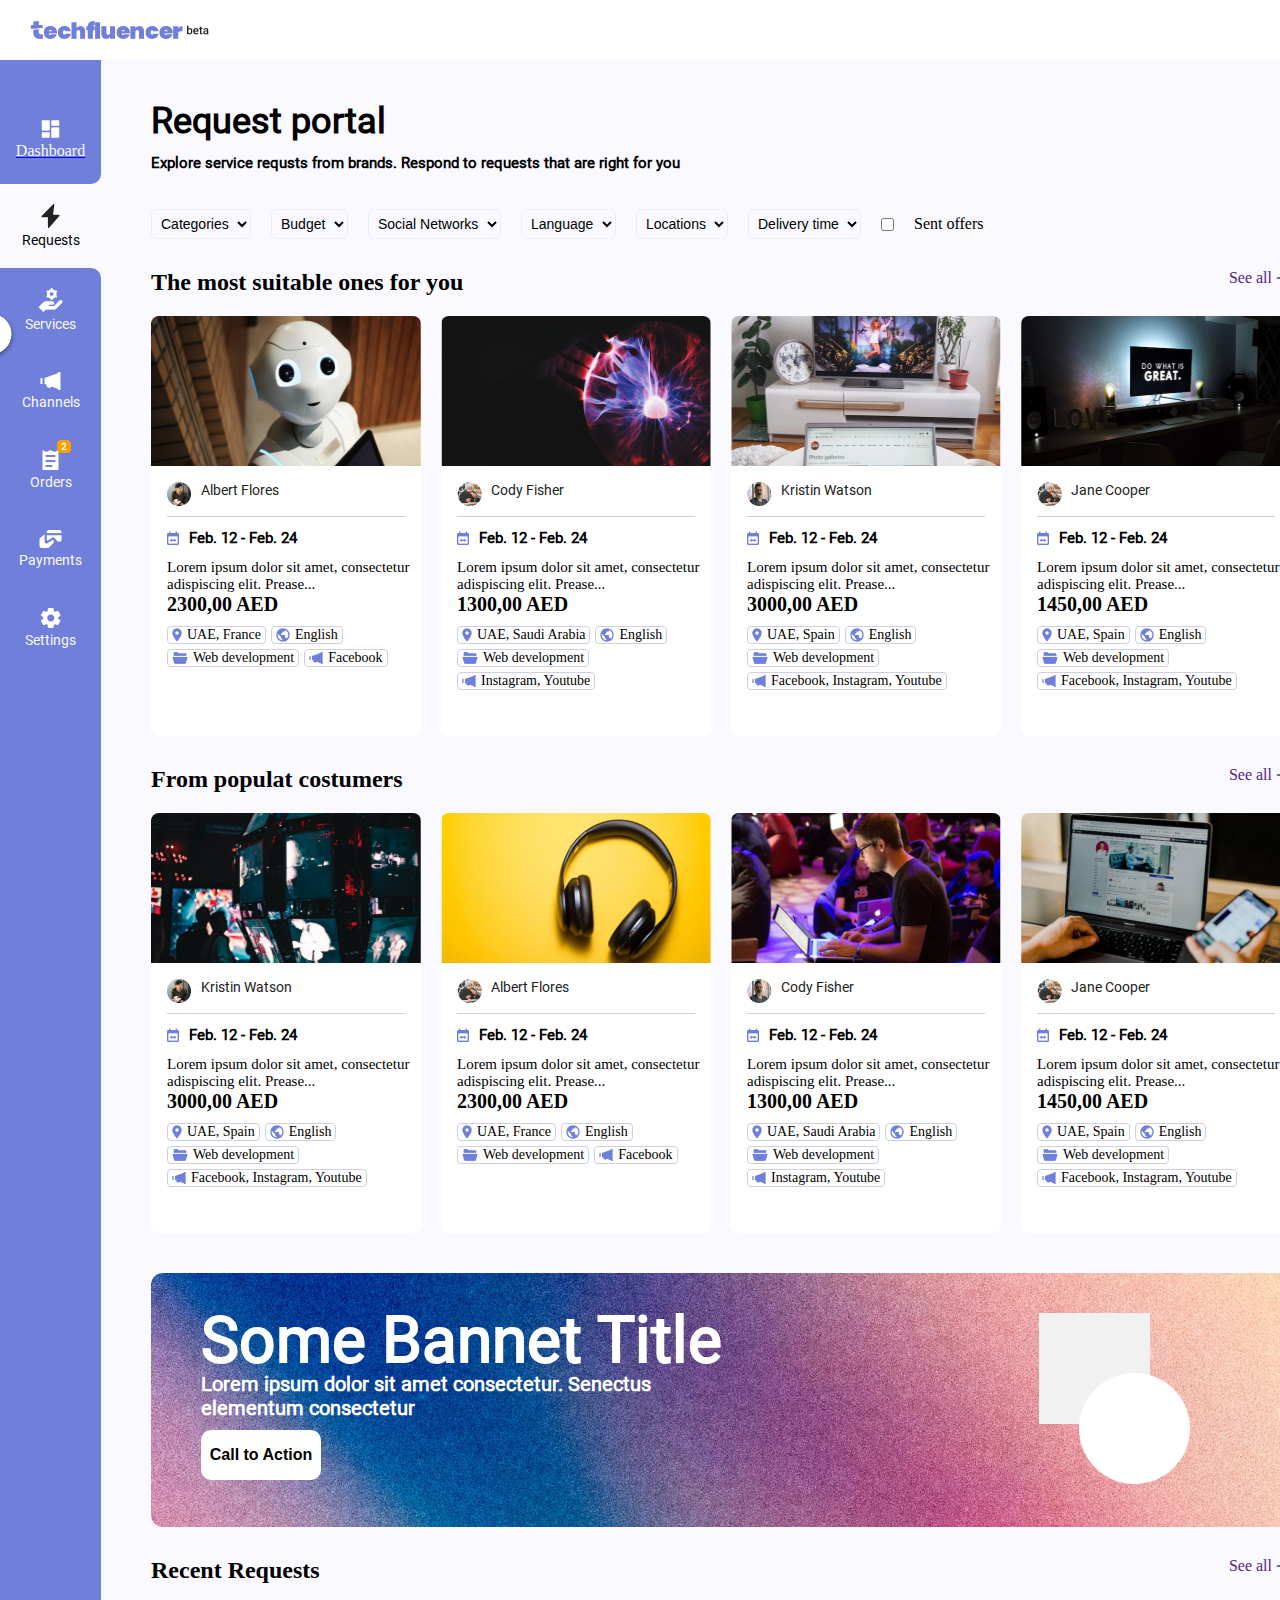
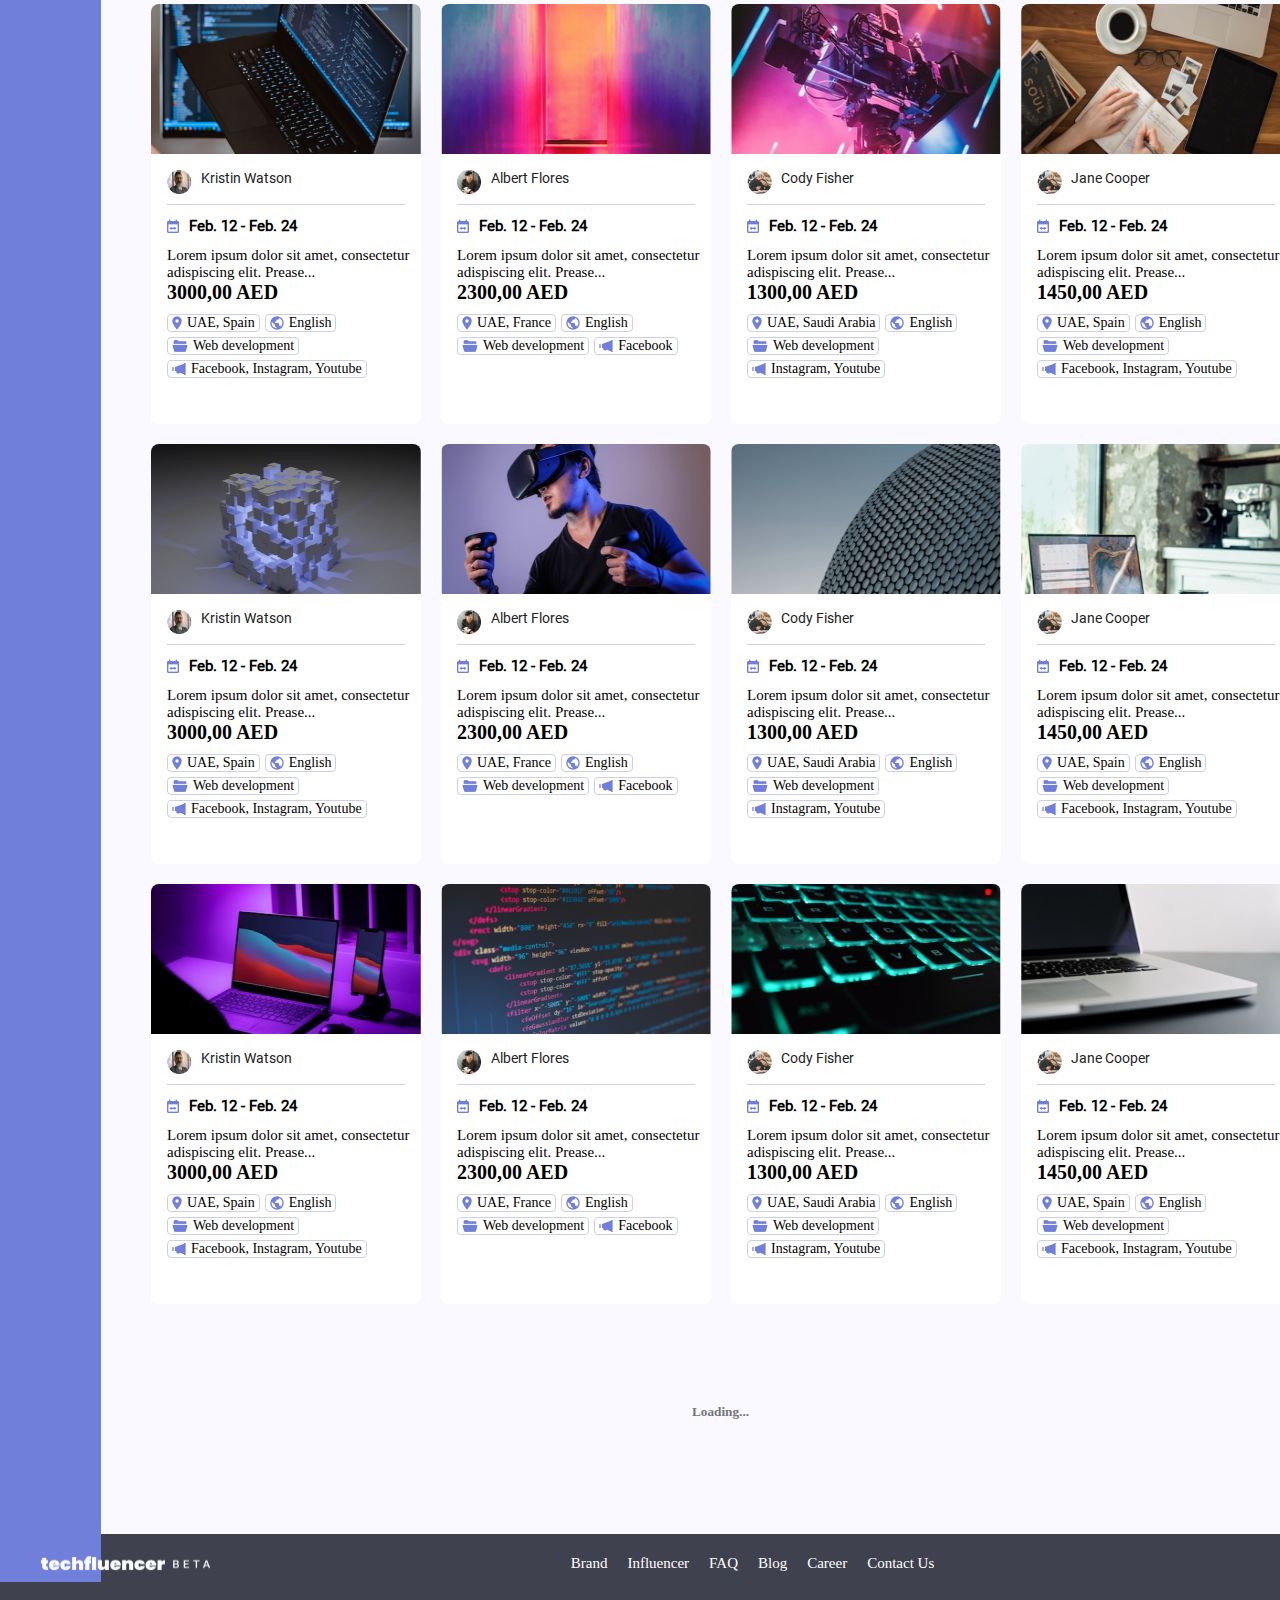
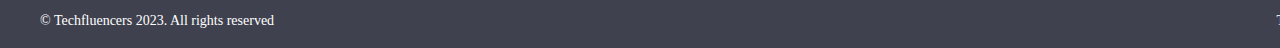
<file: basic.html>
<!DOCTYPE html>
<html lang="en">

<head>
    <meta charset="UTF-8">
    <meta http-equiv="X-UA-Compatible" content="IE=edge">
    <meta name="viewport" content="width=device-width, initial-scale=1.0">
    <link href="https://cdn.jsdelivr.net/npm/bootstrap@5.3.0-alpha3/dist/css/bootstrap.min.css" rel="stylesheet"
        integrity="sha384-KK94CHFLLe+nY2dmCWGMq91rCGa5gtU4mk92HdvYe+M/SXH301p5ILy+dN9+nJOZ" crossorigin="anonymous">
    <link rel="stylesheet" href="./style.css">
    <title>Document</title>
</head>

<body>

    <header>
        <section class="container header-top">
            <div class="header">
                <div class="header-left">
                    <img src="images/Vector (0).png" alt="vector">
                    <img src="images/Vector (1).png" alt="vector">
                    <img src="images/Vector (2).png" alt="vector">
                    <img src="images/Vector (3).png" alt="vector">
                    <img src="images/Vector (4).png" alt="vector">
                    <img src="images/Vector (5).png" alt="vector">
                    <img src="images/Vector (6).png" alt="vector">
                    <img src="images/Vector (7).png" alt="vector">
                    <img src="images/Vector (8).png" alt="vector">
                    <img src="images/Vector (9).png" alt="vector">
                    <img src="images/Vector (10).png" alt="vector">
                    <img src="images/Vector (11).png" alt="vector">
                    <img class="beta" src="./images/beta.png" alt="beta">
                </div>
                <div class="header-right">
                    <div class="img-header">
                        <img src="./images/Vector.png" alt="vector">
                        <img class="ellipse" src="./images/Ellipse 35.png" alt="Ellipse">
                    </div>
                    <div class="header-img"></div>
                </div>
            </div>
        </section>
    </header>
    <section class="container">
        <nav class="navigation">
            <a href="./index.html">
                <div class="menu-bars">
                    <img src="./images/dash.png" alt="bar">
                    <span>Dashboard</span>
                </div>
            </a>
            <div class="menu-bar active">
                <img src="./images/drizzle.png" alt="bar">
                <span>Requests</span>
            </div>
            <div class="menu-bar bottom-radius">
                <img src="./images/Vector (14).png" alt="bar">
                <span>Services</span>
            </div>
            <div class="menu-bar">
                <img src="./images/Vector (15).png" alt="bar">
                <span>Channels</span>
            </div>
            <div class="menu-bar">
                <img src="./images/Vector (16).png" alt="bar">
                <span>Orders</span>
                <img class="count" src="./images/1.png" alt="count">
            </div>
            <div class="menu-bar">
                <img src="./images/Vector (18).png" alt="bar">
                <span>Payments</span>
            </div>
            <div class="menu-bar">
                <img src="./images/Vector (17).png" alt="bar">
                <span>Settings</span>
            </div>
            <div class="menu-cont">

            </div>
        </nav>

        <div class="operation-request">
            <h1>Request portal</h1>
            <span>Explore service requsts from brands. Respond to requests that are right for you</span>
            <div class="filters">
               <a href="./main.html">
                <select name="select" id="select">
                    <option value="Categories">Categories</option>
                </select>
               </a>
                <select name="select" id="select">
                    <option value="Budget">Budget</option>
                </select>
                <select name="select">
                    <option value="Socila Networks">Social Networks</option>
                </select>
                <select name="select">
                    <option value="Language">Language</option>
                </select>
                <select name="select">
                    <option value="Locations">Locations</option>
                </select>
                <select name="select">
                    <option value="Deliver time">Delivery time</option>
                </select>

                <input type="checkbox" id="check">
                <label for="check" class="sent">
                   <a href="./lastone.html">
                    <div class="dark-light">
                        <div class="dark-light-item">
                            <!-- <img src="./images/dots.png" alt="dots"> -->
                        </div>
                    </div>
                   </a>
                    Sent offers
                </label>
            </div>

            <div class="carousel">
                <div class="link">
                    <h3>The most suitable ones for you</h3>
                    <a href="">See all <img src="./images/st.png" alt="arrow"></a>
                </div>
                <div class="grid-carousel">
                    <div class="side-left">
                        <div class="left-arrow">
                            <img src="./images/ELLIPS.png" alt="ellips">
                            <img class="arrow" src="./images/left.png" alt="arrow">
                        </div>
                    </div>
                    <div class="side-right">
                        <div class="right-arrow">
                            <img src="./images/ELLIPS.png" alt="ellips">
                            <img class="arrow" src="./images/right.png" alt="arrow">
                        </div>
                    </div>
                    <div class="box box1">
                        <div class="box-img">
                            <img src="./images/Robot.png" alt="robot">
                        </div>
                        <div class="all-info">
                            <div class="users">
                                <div class="user-photo">
                                    <img src="./images/five.png" alt="">
                                </div>
                                <div class="user-name">
                                    Albert Flores
                                </div>
                            </div>
                            <div class="data">
                                <div class="calendar">
                                    <img src="./images/direct.png" alt="calendar">
                                    <span>Feb. 12 - Feb. 24</span>
                                </div>
                                <div class="text">Lorem ipsum dolor sit amet, consectetur adispiscing elit. Prease...
                                </div>
                                <div class="price">2300,00 AED</div>
                                <div class="extra-information">
                                    <div class="btn">
                                        <img src="./images/location.png" alt="location">
                                        UAE, France
                                    </div>
                                    <div class="btn">
                                        <img src="./images/earth.png" alt="location">
                                        English
                                    </div>
                                    <div class="btn">
                                        <img src="./images/kashaluk.png" alt="kashalok">
                                        Web development
                                    </div>
                                    <div class="btn">
                                        <img src="./images/sound.png" alt="sound">
                                        Facebook
                                    </div>
                                </div>
                            </div>
                        </div>

                        <div class="order">
                            <button>Take order</button>
                        </div>
                    </div>





                    <div class="box box2">
                        <div class="box-img">
                            <img src="./images/Rec2.png" alt="robot">
                        </div>

                        <div class="all-info">
                            <div class="users">
                                <div class="user-photo two">
                                    <img src="./images/one.png" alt="man">
                                </div>
                                <div class="user-name">
                                    Cody Fisher
                                </div>
                            </div>
                            <div class="data">
                                <div class="calendar">
                                    <img src="./images/direct.png" alt="calendar">
                                    <span>Feb. 12 - Feb. 24</span>
                                </div>
                                <div class="text">Lorem ipsum dolor sit amet, consectetur adispiscing elit. Prease...
                                </div>
                                <div class="price">1300,00 AED</div>
                                <div class="extra-information">
                                    <div class="btn">
                                        <img src="./images/location.png" alt="location">
                                        UAE, Saudi Arabia
                                    </div>
                                    <div class="btn">
                                        <img src="./images/earth.png" alt="location">
                                        English
                                    </div>
                                    <div class="btn">
                                        <img src="./images/kashaluk.png" alt="kashalok">
                                        Web development
                                    </div>
                                    <div class="btn">
                                        <img src="./images/sound.png" alt="sound">
                                        Instagram, Youtube
                                    </div>
                                </div>
                            </div>
                        </div>
                        <div class="order">
                            <button>Take order</button>
                        </div>
                    </div>
                    <div class="box box3">
                        <div class="box-img">
                            <img src="./images/Rec3.png" alt="robot">
                        </div>
                        <div class="all-info">
                            <div class="users">
                                <div class="user-photo two">
                                    <img src="./images/three.png" alt="man">
                                </div>
                                <div class="user-name">
                                    Kristin Watson
                                </div>
                            </div>
                            <div class="data">
                                <div class="calendar">
                                    <img src="./images/direct.png" alt="calendar">
                                    <span>Feb. 12 - Feb. 24</span>
                                </div>
                                <div class="text">Lorem ipsum dolor sit amet, consectetur adispiscing elit. Prease...
                                </div>
                                <div class="price">3000,00 AED</div>
                                <div class="extra-information">
                                    <div class="btn">
                                        <img src="./images/location.png" alt="location">
                                        UAE, Spain
                                    </div>
                                    <div class="btn">
                                        <img src="./images/earth.png" alt="location">
                                        English
                                    </div>
                                    <div class="btn">
                                        <img src="./images/kashaluk.png" alt="kashalok">
                                        Web development
                                    </div>
                                    <div class="btn">
                                        <img src="./images/sound.png" alt="sound">
                                        Facebook, Instagram, Youtube
                                    </div>
                                </div>
                            </div>
                        </div>

                        <div class="order">
                            <button>Take order</button>
                        </div>

                    </div>
                    <div class="box box4">
                        <div class="box-img">
                            <img src="./images/Rec4.png" alt="robot">
                        </div>
                        <div class="all-info">
                            <div class="users">
                                <div class="user-photo two">
                                    <img src="./images/one.png" alt="">
                                </div>
                                <div class="user-name">
                                    Jane Cooper
                                </div>
                            </div>
                            <div class="data">
                                <div class="calendar">
                                    <img src="./images/direct.png" alt="calendar">
                                    <span>Feb. 12 - Feb. 24</span>
                                </div>
                                <div class="text">Lorem ipsum dolor sit amet, consectetur adispiscing elit. Prease...
                                </div>
                                <div class="price">1450,00 AED</div>
                                <div class="extra-information">
                                    <div class="btn">
                                        <img src="./images/location.png" alt="location">
                                        UAE, Spain
                                    </div>
                                    <div class="btn">
                                        <img src="./images/earth.png" alt="location">
                                        English
                                    </div>
                                    <div class="btn">
                                        <img src="./images/kashaluk.png" alt="kashalok">
                                        Web development
                                    </div>
                                    <div class="btn">
                                        <img src="./images/sound.png" alt="sound">
                                        Facebook, Instagram, Youtube
                                    </div>
                                </div>
                            </div>
                        </div>

                        <div class="order">
                            <button>Take order</button>
                        </div>

                    </div>


                </div>
            </div>


            <div class="carousel">
                <div class="link">
                    <h3>From populat costumers</h3>
                    <a href="">See all <img src="./images/st.png" alt="arrow"></a>
                </div>
                <div class="grid-carousel">
                    <div class="side-left">
                        <div class="left-arrow">
                            <img src="./images/ELLIPS.png" alt="ellips">
                            <img class="arrow" src="./images/left.png" alt="arrow">
                        </div>
                    </div>
                    <div class="side-right">
                        <div class="right-arrow">
                            <img src="./images/ELLIPS.png" alt="ellips">
                            <img class="arrow" src="./images/right.png" alt="arrow">
                        </div>
                    </div>
                    <div class="box box1">
                        <div class="box-img">
                            <img src="./images/comp.png" alt="computer">
                        </div>
                        <div class="all-info">
                            <div class="users">
                                <div class="user-photo">
                                    <img src="./images/five.png" alt="">
                                </div>
                                <div class="user-name">
                                    Kristin Watson
                                </div>
                            </div>
                            <div class="data">
                                <div class="calendar">
                                    <img src="./images/direct.png" alt="calendar">
                                    <span>Feb. 12 - Feb. 24</span>
                                </div>
                                <div class="text">Lorem ipsum dolor sit amet, consectetur adispiscing elit. Prease...
                                </div>
                                <div class="price">3000,00 AED</div>
                                <div class="extra-information">
                                    <div class="btn">
                                        <img src="./images/location.png" alt="location">
                                        UAE, Spain
                                    </div>
                                    <div class="btn">
                                        <img src="./images/earth.png" alt="location">
                                        English
                                    </div>
                                    <div class="btn">
                                        <img src="./images/kashaluk.png" alt="kashalok">
                                        Web development
                                    </div>
                                    <div class="btn">
                                        <img src="./images/sound.png" alt="sound">
                                        Facebook, Instagram, Youtube
                                    </div>
                                </div>
                            </div>
                        </div>

                        <div class="order">
                            <button>Take order</button>
                        </div>
                    </div>





                    <div class="box box2">
                        <div class="box-img">
                            <img src="./images/headphones.png" alt="headphones">
                        </div>

                        <div class="all-info">
                            <div class="users">
                                <div class="user-photo two">
                                    <img src="./images/one.png" alt="man">
                                </div>
                                <div class="user-name">
                                    Albert Flores
                                </div>
                            </div>
                            <div class="data">
                                <div class="calendar">
                                    <img src="./images/direct.png" alt="calendar">
                                    <span>Feb. 12 - Feb. 24</span>
                                </div>
                                <div class="text">Lorem ipsum dolor sit amet, consectetur adispiscing elit. Prease...
                                </div>
                                <div class="price">2300,00 AED</div>
                                <div class="extra-information">
                                    <div class="btn">
                                        <img src="./images/location.png" alt="location">
                                        UAE, France
                                    </div>
                                    <div class="btn">
                                        <img src="./images/earth.png" alt="location">
                                        English
                                    </div>
                                    <div class="btn">
                                        <img src="./images/kashaluk.png" alt="kashalok">
                                        Web development
                                    </div>
                                    <div class="btn">
                                        <img src="./images/sound.png" alt="sound">
                                        Facebook
                                    </div>
                                </div>
                            </div>
                        </div>
                        <div class="order">
                            <button>Take order</button>
                        </div>
                    </div>
                    <div class="box box3">
                        <div class="box-img">
                            <img src="./images/man.png" alt="man">
                        </div>
                        <div class="all-info">
                            <div class="users">
                                <div class="user-photo two">
                                    <img src="./images/three.png" alt="man">
                                </div>
                                <div class="user-name">
                                    Cody Fisher
                                </div>
                            </div>
                            <div class="data">
                                <div class="calendar">
                                    <img src="./images/direct.png" alt="calendar">
                                    <span>Feb. 12 - Feb. 24</span>
                                </div>
                                <div class="text">Lorem ipsum dolor sit amet, consectetur adispiscing elit. Prease...
                                </div>
                                <div class="price">1300,00 AED</div>
                                <div class="extra-information">
                                    <div class="btn">
                                        <img src="./images/location.png" alt="location">
                                        UAE, Saudi Arabia
                                    </div>
                                    <div class="btn">
                                        <img src="./images/earth.png" alt="location">
                                        English
                                    </div>
                                    <div class="btn">
                                        <img src="./images/kashaluk.png" alt="kashalok">
                                        Web development
                                    </div>
                                    <div class="btn">
                                        <img src="./images/sound.png" alt="sound">
                                        Instagram, Youtube
                                    </div>
                                </div>
                            </div>
                        </div>

                        <div class="order">
                            <button>Take order</button>
                        </div>

                    </div>
                    <div class="box box4">
                        <div class="box-img">
                            <img src="./images/laptops.png" alt="laptop">
                        </div>
                        <div class="all-info">
                            <div class="users">
                                <div class="user-photo two">
                                    <img src="./images/one.png" alt="">
                                </div>
                                <div class="user-name">
                                    Jane Cooper
                                </div>
                            </div>
                            <div class="data">
                                <div class="calendar">
                                    <img src="./images/direct.png" alt="calendar">
                                    <span>Feb. 12 - Feb. 24</span>
                                </div>
                                <div class="text">Lorem ipsum dolor sit amet, consectetur adispiscing elit. Prease...
                                </div>
                                <div class="price">1450,00 AED</div>
                                <div class="extra-information">
                                    <div class="btn">
                                        <img src="./images/location.png" alt="location">
                                        UAE, Spain
                                    </div>
                                    <div class="btn">
                                        <img src="./images/earth.png" alt="location">
                                        English
                                    </div>
                                    <div class="btn">
                                        <img src="./images/kashaluk.png" alt="kashalok">
                                        Web development
                                    </div>
                                    <div class="btn">
                                        <img src="./images/sound.png" alt="sound">
                                        Facebook, Instagram, Youtube
                                    </div>
                                </div>
                            </div>
                        </div>

                        <div class="order">
                            <button>Take order</button>
                        </div>

                    </div>


                </div>
            </div>

            <div class="bannet">
                <h1>Some Bannet Title</h1>
                <span>Lorem ipsum dolor sit amet consectetur. Senectus elementum consectetur</span>
                <button>Call to Action</button>
                <img class="circle" src="./images/circ.png" alt="circle">
                <img class="quadrat" src="./images/Rect.png" alt="rectangle">
            </div>

            <div class="carousel">
                <div class="link">
                    <h3>Recent Requests</h3>
                    <a href="">See all <img src="./images/st.png" alt="arrow"></a>
                </div>
                <div class="grid-carousel">


                    <div class="box box1">
                        <div class="box-img">
                            <img src="./images/zero.png" alt="robot">
                        </div>
                        <div class="all-info">
                            <div class="users">
                                <div class="user-photo two">
                                    <img src="./images/three.png" alt="man">
                                </div>
                                <div class="user-name">
                                    Kristin Watson
                                </div>
                            </div>
                            <div class="data">
                                <div class="calendar">
                                    <img src="./images/direct.png" alt="calendar">
                                    <span>Feb. 12 - Feb. 24</span>
                                </div>
                                <div class="text">Lorem ipsum dolor sit amet, consectetur adispiscing elit. Prease...
                                </div>
                                <div class="price">3000,00 AED</div>
                                <div class="extra-information">
                                    <div class="btn">
                                        <img src="./images/location.png" alt="location">
                                        UAE, Spain
                                    </div>
                                    <div class="btn">
                                        <img src="./images/earth.png" alt="location">
                                        English
                                    </div>
                                    <div class="btn">
                                        <img src="./images/kashaluk.png" alt="kashalok">
                                        Web development
                                    </div>
                                    <div class="btn">
                                        <img src="./images/sound.png" alt="sound">
                                        Facebook, Instagram, Youtube
                                    </div>
                                </div>
                            </div>
                        </div>

                        <div class="order">
                            <button>Take order</button>
                        </div>

                    </div>

                    <div class="box box2">
                        <div class="box-img">
                            <img src="./images/one1.png" alt="robot">
                        </div>
                        <div class="all-info">
                            <div class="users">
                                <div class="user-photo">
                                    <img src="./images/five.png" alt="">
                                </div>
                                <div class="user-name">
                                    Albert Flores
                                </div>
                            </div>
                            <div class="data">
                                <div class="calendar">
                                    <img src="./images/direct.png" alt="calendar">
                                    <span>Feb. 12 - Feb. 24</span>
                                </div>
                                <div class="text">Lorem ipsum dolor sit amet, consectetur adispiscing elit. Prease...
                                </div>
                                <div class="price">2300,00 AED</div>
                                <div class="extra-information">
                                    <div class="btn">
                                        <img src="./images/location.png" alt="location">
                                        UAE, France
                                    </div>
                                    <div class="btn">
                                        <img src="./images/earth.png" alt="location">
                                        English
                                    </div>
                                    <div class="btn">
                                        <img src="./images/kashaluk.png" alt="kashalok">
                                        Web development
                                    </div>
                                    <div class="btn">
                                        <img src="./images/sound.png" alt="sound">
                                        Facebook
                                    </div>
                                </div>
                            </div>
                        </div>

                        <div class="order">
                            <button>Take order</button>
                        </div>
                    </div>

                    <div class="box box3">
                        <div class="box-img">
                            <img src="./images/2.png" alt="robot">
                        </div>

                        <div class="all-info">
                            <div class="users">
                                <div class="user-photo two">
                                    <img src="./images/one.png" alt="man">
                                </div>
                                <div class="user-name">
                                    Cody Fisher
                                </div>
                            </div>
                            <div class="data">
                                <div class="calendar">
                                    <img src="./images/direct.png" alt="calendar">
                                    <span>Feb. 12 - Feb. 24</span>
                                </div>
                                <div class="text">Lorem ipsum dolor sit amet, consectetur adispiscing elit. Prease...
                                </div>
                                <div class="price">1300,00 AED</div>
                                <div class="extra-information">
                                    <div class="btn">
                                        <img src="./images/location.png" alt="location">
                                        UAE, Saudi Arabia
                                    </div>
                                    <div class="btn">
                                        <img src="./images/earth.png" alt="location">
                                        English
                                    </div>
                                    <div class="btn">
                                        <img src="./images/kashaluk.png" alt="kashalok">
                                        Web development
                                    </div>
                                    <div class="btn">
                                        <img src="./images/sound.png" alt="sound">
                                        Instagram, Youtube
                                    </div>
                                </div>
                            </div>
                        </div>
                        <div class="order">
                            <button>Take order</button>
                        </div>
                    </div>

                    <div class="box box4">
                        <div class="box-img">
                            <img src="./images/3.png" alt="robot">
                        </div>
                        <div class="all-info">
                            <div class="users">
                                <div class="user-photo two">
                                    <img src="./images/one.png" alt="">
                                </div>
                                <div class="user-name">
                                    Jane Cooper
                                </div>
                            </div>
                            <div class="data">
                                <div class="calendar">
                                    <img src="./images/direct.png" alt="calendar">
                                    <span>Feb. 12 - Feb. 24</span>
                                </div>
                                <div class="text">Lorem ipsum dolor sit amet, consectetur adispiscing elit. Prease...
                                </div>
                                <div class="price">1450,00 AED</div>
                                <div class="extra-information">
                                    <div class="btn">
                                        <img src="./images/location.png" alt="location">
                                        UAE, Spain
                                    </div>
                                    <div class="btn">
                                        <img src="./images/earth.png" alt="location">
                                        English
                                    </div>
                                    <div class="btn">
                                        <img src="./images/kashaluk.png" alt="kashalok">
                                        Web development
                                    </div>
                                    <div class="btn">
                                        <img src="./images/sound.png" alt="sound">
                                        Facebook, Instagram, Youtube
                                    </div>
                                </div>
                            </div>
                        </div>

                        <div class="order">
                            <button>Take order</button>
                        </div>

                    </div>


                </div>


                <div class="grid-carousel">
                    <div class="box box1">
                        <div class="box-img">
                            <img src="./images/4.png" alt="robot">
                        </div>
                        <div class="all-info">
                            <div class="users">
                                <div class="user-photo two">
                                    <img src="./images/three.png" alt="man">
                                </div>
                                <div class="user-name">
                                    Kristin Watson
                                </div>
                            </div>
                            <div class="data">
                                <div class="calendar">
                                    <img src="./images/direct.png" alt="calendar">
                                    <span>Feb. 12 - Feb. 24</span>
                                </div>
                                <div class="text">Lorem ipsum dolor sit amet, consectetur adispiscing elit. Prease...
                                </div>
                                <div class="price">3000,00 AED</div>
                                <div class="extra-information">
                                    <div class="btn">
                                        <img src="./images/location.png" alt="location">
                                        UAE, Spain
                                    </div>
                                    <div class="btn">
                                        <img src="./images/earth.png" alt="location">
                                        English
                                    </div>
                                    <div class="btn">
                                        <img src="./images/kashaluk.png" alt="kashalok">
                                        Web development
                                    </div>
                                    <div class="btn">
                                        <img src="./images/sound.png" alt="sound">
                                        Facebook, Instagram, Youtube
                                    </div>
                                </div>
                            </div>
                        </div>

                        <div class="order">
                            <button>Take order</button>
                        </div>

                    </div>

                    <div class="box box2">
                        <div class="box-img">
                            <img src="./images/5.png" alt="robot">
                        </div>
                        <div class="all-info">
                            <div class="users">
                                <div class="user-photo">
                                    <img src="./images/five.png" alt="">
                                </div>
                                <div class="user-name">
                                    Albert Flores
                                </div>
                            </div>
                            <div class="data">
                                <div class="calendar">
                                    <img src="./images/direct.png" alt="calendar">
                                    <span>Feb. 12 - Feb. 24</span>
                                </div>
                                <div class="text">Lorem ipsum dolor sit amet, consectetur adispiscing elit. Prease...
                                </div>
                                <div class="price">2300,00 AED</div>
                                <div class="extra-information">
                                    <div class="btn">
                                        <img src="./images/location.png" alt="location">
                                        UAE, France
                                    </div>
                                    <div class="btn">
                                        <img src="./images/earth.png" alt="location">
                                        English
                                    </div>
                                    <div class="btn">
                                        <img src="./images/kashaluk.png" alt="kashalok">
                                        Web development
                                    </div>
                                    <div class="btn">
                                        <img src="./images/sound.png" alt="sound">
                                        Facebook
                                    </div>
                                </div>
                            </div>
                        </div>

                        <div class="order">
                            <button>Take order</button>
                        </div>
                    </div>

                    <div class="box box3">
                        <div class="box-img">
                            <img src="./images/6.png" alt="robot">
                        </div>

                        <div class="all-info">
                            <div class="users">
                                <div class="user-photo two">
                                    <img src="./images/one.png" alt="man">
                                </div>
                                <div class="user-name">
                                    Cody Fisher
                                </div>
                            </div>
                            <div class="data">
                                <div class="calendar">
                                    <img src="./images/direct.png" alt="calendar">
                                    <span>Feb. 12 - Feb. 24</span>
                                </div>
                                <div class="text">Lorem ipsum dolor sit amet, consectetur adispiscing elit. Prease...
                                </div>
                                <div class="price">1300,00 AED</div>
                                <div class="extra-information">
                                    <div class="btn">
                                        <img src="./images/location.png" alt="location">
                                        UAE, Saudi Arabia
                                    </div>
                                    <div class="btn">
                                        <img src="./images/earth.png" alt="location">
                                        English
                                    </div>
                                    <div class="btn">
                                        <img src="./images/kashaluk.png" alt="kashalok">
                                        Web development
                                    </div>
                                    <div class="btn">
                                        <img src="./images/sound.png" alt="sound">
                                        Instagram, Youtube
                                    </div>
                                </div>
                            </div>
                        </div>
                        <div class="order">
                            <button>Take order</button>
                        </div>
                    </div>

                    <div class="box box4">
                        <div class="box-img">
                            <img src="./images/7.png" alt="robot">
                        </div>
                        <div class="all-info">
                            <div class="users">
                                <div class="user-photo two">
                                    <img src="./images/one.png" alt="">
                                </div>
                                <div class="user-name">
                                    Jane Cooper
                                </div>
                            </div>
                            <div class="data">
                                <div class="calendar">
                                    <img src="./images/direct.png" alt="calendar">
                                    <span>Feb. 12 - Feb. 24</span>
                                </div>
                                <div class="text">Lorem ipsum dolor sit amet, consectetur adispiscing elit. Prease...
                                </div>
                                <div class="price">1450,00 AED</div>
                                <div class="extra-information">
                                    <div class="btn">
                                        <img src="./images/location.png" alt="location">
                                        UAE, Spain
                                    </div>
                                    <div class="btn">
                                        <img src="./images/earth.png" alt="location">
                                        English
                                    </div>
                                    <div class="btn">
                                        <img src="./images/kashaluk.png" alt="kashalok">
                                        Web development
                                    </div>
                                    <div class="btn">
                                        <img src="./images/sound.png" alt="sound">
                                        Facebook, Instagram, Youtube
                                    </div>
                                </div>
                            </div>
                        </div>

                        <div class="order">
                            <button>Take order</button>
                        </div>

                    </div>
                </div>

                <div class="grid-carousel">
                    <div class="box box1">
                        <div class="box-img">
                            <img src="./images/8.png" alt="robot">
                        </div>
                        <div class="all-info">
                            <div class="users">
                                <div class="user-photo two">
                                    <img src="./images/three.png" alt="man">
                                </div>
                                <div class="user-name">
                                    Kristin Watson
                                </div>
                            </div>
                            <div class="data">
                                <div class="calendar">
                                    <img src="./images/direct.png" alt="calendar">
                                    <span>Feb. 12 - Feb. 24</span>
                                </div>
                                <div class="text">Lorem ipsum dolor sit amet, consectetur adispiscing elit. Prease...
                                </div>
                                <div class="price">3000,00 AED</div>
                                <div class="extra-information">
                                    <div class="btn">
                                        <img src="./images/location.png" alt="location">
                                        UAE, Spain
                                    </div>
                                    <div class="btn">
                                        <img src="./images/earth.png" alt="location">
                                        English
                                    </div>
                                    <div class="btn">
                                        <img src="./images/kashaluk.png" alt="kashalok">
                                        Web development
                                    </div>
                                    <div class="btn">
                                        <img src="./images/sound.png" alt="sound">
                                        Facebook, Instagram, Youtube
                                    </div>
                                </div>
                            </div>
                        </div>

                        <div class="order">
                            <button>Take order</button>
                        </div>

                    </div>

                    <div class="box box2">
                        <div class="box-img">
                            <img src="./images/9.png" alt="robot">
                        </div>
                        <div class="all-info">
                            <div class="users">
                                <div class="user-photo">
                                    <img src="./images/five.png" alt="">
                                </div>
                                <div class="user-name">
                                    Albert Flores
                                </div>
                            </div>
                            <div class="data">
                                <div class="calendar">
                                    <img src="./images/direct.png" alt="calendar">
                                    <span>Feb. 12 - Feb. 24</span>
                                </div>
                                <div class="text">Lorem ipsum dolor sit amet, consectetur adispiscing elit. Prease...
                                </div>
                                <div class="price">2300,00 AED</div>
                                <div class="extra-information">
                                    <div class="btn">
                                        <img src="./images/location.png" alt="location">
                                        UAE, France
                                    </div>
                                    <div class="btn">
                                        <img src="./images/earth.png" alt="location">
                                        English
                                    </div>
                                    <div class="btn">
                                        <img src="./images/kashaluk.png" alt="kashalok">
                                        Web development
                                    </div>
                                    <div class="btn">
                                        <img src="./images/sound.png" alt="sound">
                                        Facebook
                                    </div>
                                </div>
                            </div>
                        </div>

                        <div class="order">
                            <button>Take order</button>
                        </div>
                    </div>

                    <div class="box box3">
                        <div class="box-img">
                            <img src="./images/10.png" alt="robot">
                        </div>

                        <div class="all-info">
                            <div class="users">
                                <div class="user-photo two">
                                    <img src="./images/one.png" alt="man">
                                </div>
                                <div class="user-name">
                                    Cody Fisher
                                </div>
                            </div>
                            <div class="data">
                                <div class="calendar">
                                    <img src="./images/direct.png" alt="calendar">
                                    <span>Feb. 12 - Feb. 24</span>
                                </div>
                                <div class="text">Lorem ipsum dolor sit amet, consectetur adispiscing elit. Prease...
                                </div>
                                <div class="price">1300,00 AED</div>
                                <div class="extra-information">
                                    <div class="btn">
                                        <img src="./images/location.png" alt="location">
                                        UAE, Saudi Arabia
                                    </div>
                                    <div class="btn">
                                        <img src="./images/earth.png" alt="location">
                                        English
                                    </div>
                                    <div class="btn">
                                        <img src="./images/kashaluk.png" alt="kashalok">
                                        Web development
                                    </div>
                                    <div class="btn">
                                        <img src="./images/sound.png" alt="sound">
                                        Instagram, Youtube
                                    </div>
                                </div>
                            </div>
                        </div>
                        <div class="order">
                            <button>Take order</button>
                        </div>
                    </div>

                    <div class="box box4">
                        <div class="box-img">
                            <img src="./images/11.png" alt="robot">
                        </div>
                        <div class="all-info">
                            <div class="users">
                                <div class="user-photo two">
                                    <img src="./images/one.png" alt="">
                                </div>
                                <div class="user-name">
                                    Jane Cooper
                                </div>
                            </div>
                            <div class="data">
                                <div class="calendar">
                                    <img src="./images/direct.png" alt="calendar">
                                    <span>Feb. 12 - Feb. 24</span>
                                </div>
                                <div class="text">Lorem ipsum dolor sit amet, consectetur adispiscing elit. Prease...
                                </div>
                                <div class="price">1450,00 AED</div>
                                <div class="extra-information">
                                    <div class="btn">
                                        <img src="./images/location.png" alt="location">
                                        UAE, Spain
                                    </div>
                                    <div class="btn">
                                        <img src="./images/earth.png" alt="location">
                                        English
                                    </div>
                                    <div class="btn">
                                        <img src="./images/kashaluk.png" alt="kashalok">
                                        Web development
                                    </div>
                                    <div class="btn">
                                        <img src="./images/sound.png" alt="sound">
                                        Facebook, Instagram, Youtube
                                    </div>
                                </div>
                            </div>
                        </div>

                        <div class="order">
                            <button>Take order</button>
                        </div>

                    </div>
                </div>
            </div>

            <h5 class="loading">Loading...</h5>

        </div>
    </section>
    <footer>
        <div class="footer">
            <div class="container">
                <div class="top-footer">
                    <img class="influence" src="./images/22 1.png" alt="fluencer">
                    <nav>
                        <a href="">Brand</a>
                        <a href="">Influencer</a>
                        <a href="">FAQ</a>
                        <a href="">Blog</a>
                        <a href="">Career</a>
                        <a href="">Contact Us</a>
                    </nav>
                    <div class="navlink">
                        <img src="./images/in.png" alt="in">
                        <img src="./images/twit.png" alt="twit">
                        <img src="./images/meta.png" alt="meta">
                        <img src="./images/ins.png" alt="instagram">
                    </div>
                </div>
                <div class="bottom-footer">
                    <span> &copy Techfluencers 2023. All rights reserved</span>
                    <span>Terms and Conditions</span>
                </div>
            </div>
        </div>
    </footer>

</body>

</html>
</file>
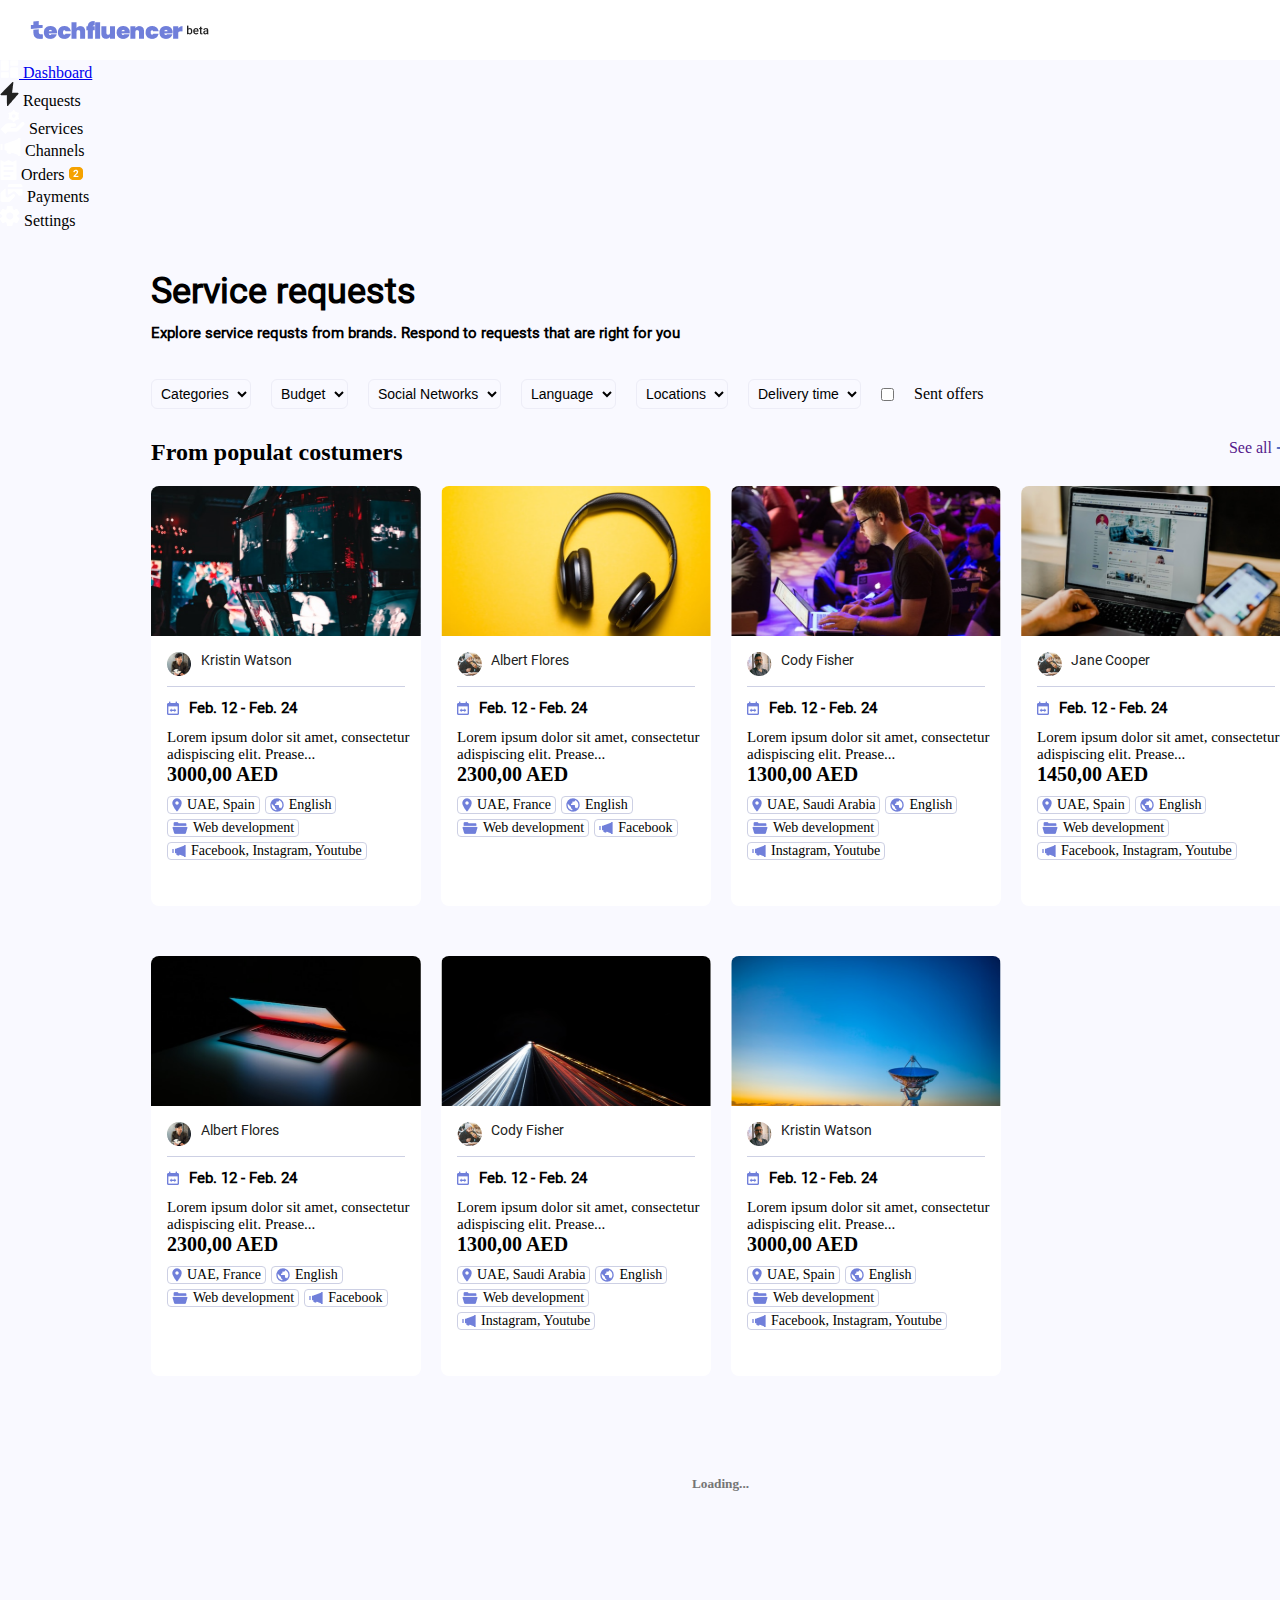
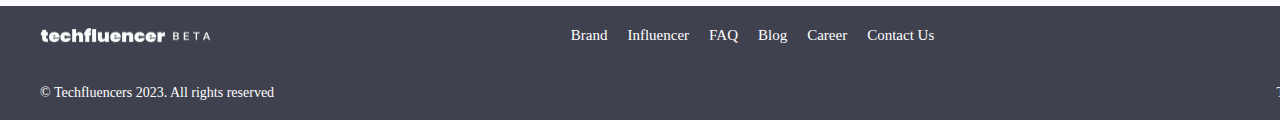
<file: lastone.html>
<!DOCTYPE html>
<html lang="en">

<head>
    <meta charset="UTF-8">
    <meta http-equiv="X-UA-Compatible" content="IE=edge">
    <meta name="viewport" content="width=device-width, initial-scale=1.0">
    <link href="https://cdn.jsdelivr.net/npm/bootstrap@5.3.0-alpha3/dist/css/bootstrap.min.css" rel="stylesheet"
        integrity="sha384-KK94CHFLLe+nY2dmCWGMq91rCGa5gtU4mk92HdvYe+M/SXH301p5ILy+dN9+nJOZ" crossorigin="anonymous">
    <link rel="stylesheet" href="./style.css">
    <title>Document</title>
</head>

<body>

    <header>
        <section class="container header-top">
            <div class="header">
                <div class="header-left">
                    <img src="images/Vector (0).png" alt="vector">
                    <img src="images/Vector (1).png" alt="vector">
                    <img src="images/Vector (2).png" alt="vector">
                    <img src="images/Vector (3).png" alt="vector">
                    <img src="images/Vector (4).png" alt="vector">
                    <img src="images/Vector (5).png" alt="vector">
                    <img src="images/Vector (6).png" alt="vector">
                    <img src="images/Vector (7).png" alt="vector">
                    <img src="images/Vector (8).png" alt="vector">
                    <img src="images/Vector (9).png" alt="vector">
                    <img src="images/Vector (10).png" alt="vector">
                    <img src="images/Vector (11).png" alt="vector">
                    <img class="beta" src="./images/beta.png" alt="beta">
                </div>
                <div class="header-right">
                    <div class="img-header">
                        <img src="./images/Vector.png" alt="vector">
                        <img class="ellipse" src="./images/Ellipse 35.png" alt="Ellipse">
                    </div>
                    <div class="header-img"></div>
                </div>
            </div>
        </section>
    </header>
    <section class="container">
        <nav class="navigate">
            <a href="./index.html">
                <div class="menu-bars">
                    <img src="./images/dash.png" alt="bar">
                    <span>Dashboard</span>
                </div>
            </a>
            <div class="menu active">
                <img src="./images/drizzle.png" alt="bar">
                <span>Requests</span>
            </div>
            <div class="menu-bar bottom-radius">
                <img src="./images/Vector (14).png" alt="bar">
                <span>Services</span>
            </div>
            <div class="menu-bar">
                <img src="./images/Vector (15).png" alt="bar">
                <span>Channels</span>
            </div>
            <div class="menu-bar">
                <img src="./images/Vector (16).png" alt="bar">
                <span>Orders</span>
                <img class="count" src="./images/1.png" alt="count">
            </div>
            <div class="menu-bar">
                <img src="./images/Vector (18).png" alt="bar">
                <span>Payments</span>
            </div>
            <div class="menu-bar">
                <img src="./images/Vector (17).png" alt="bar">
                <span>Settings</span>
            </div>
            <div class="menu-cont">

            </div>
        </nav>

        <div class="operation-request">
            <h1>Service requests</h1>
            <span>Explore service requsts from brands. Respond to requests that are right for you</span>
            <div class="filters">
                <a href="./main.html">
                    <select name="select" id="select">
                        <option value="Categories">Categories</option>
                    </select>
                   </a>
                <select name="select" id="select">
                    <option value="Budget">Budget</option>
                </select>
                <select name="select">
                    <option value="Socila Networks">Social Networks</option>
                </select>
                <select name="select">
                    <option value="Language">Language</option>
                </select>
                <select name="select">
                    <option value="Locations">Locations</option>
                </select>
                <select name="select">
                    <option value="Deliver time">Delivery time</option>
                </select>
                <input type="checkbox" id="check">
                <label for="check" class="sent">
                   <a href="/basic.html">
                    <div class="dark-light green">
                        <div class="dark-light-item lighting">
                            <!-- <img src="./images/dots.png" alt="dots"> -->
                        </div>
                    </div>
                   </a>
                    Sent offers
                </label>
                
            </div>

            <div class="carousel">
                <div class="link">
                    <h3>From populat costumers</h3>
                    <a href="">See all <img src="./images/st.png" alt="arrow"></a>
                </div>
                <div class="grid-carousel">

                    <div class="box box1">
                        <div class="box-img">
                            <img src="./images/comp.png" alt="computer">
                        </div>
                        <div class="all-info">
                            <div class="users">
                                <div class="user-photo">
                                    <img src="./images/five.png" alt="">
                                </div>
                                <div class="user-name">
                                    Kristin Watson
                                </div>
                            </div>
                            <div class="data">
                                <div class="calendar">
                                    <img src="./images/direct.png" alt="calendar">
                                    <span>Feb. 12 - Feb. 24</span>
                                </div>
                                <div class="text">Lorem ipsum dolor sit amet, consectetur adispiscing elit. Prease...
                                </div>
                                <div class="price">3000,00 AED</div>
                                <div class="extra-information">
                                    <div class="btn">
                                        <img src="./images/location.png" alt="location">
                                        UAE, Spain
                                    </div>
                                    <div class="btn">
                                        <img src="./images/earth.png" alt="location">
                                        English
                                    </div>
                                    <div class="btn">
                                        <img src="./images/kashaluk.png" alt="kashalok">
                                        Web development
                                    </div>
                                    <div class="btn">
                                        <img src="./images/sound.png" alt="sound">
                                        Facebook, Instagram, Youtube
                                    </div>
                                </div>
                            </div>
                        </div>

                        <div class="order">
                            <button>Take order</button>
                        </div>
                    </div>





                    <div class="box box2">
                        <div class="box-img">
                            <img src="./images/headphones.png" alt="headphones">
                        </div>

                        <div class="all-info">
                            <div class="users">
                                <div class="user-photo two">
                                    <img src="./images/one.png" alt="man">
                                </div>
                                <div class="user-name">
                                    Albert Flores
                                </div>
                            </div>
                            <div class="data">
                                <div class="calendar">
                                    <img src="./images/direct.png" alt="calendar">
                                    <span>Feb. 12 - Feb. 24</span>
                                </div>
                                <div class="text">Lorem ipsum dolor sit amet, consectetur adispiscing elit. Prease...
                                </div>
                                <div class="price">2300,00 AED</div>
                                <div class="extra-information">
                                    <div class="btn">
                                        <img src="./images/location.png" alt="location">
                                        UAE, France
                                    </div>
                                    <div class="btn">
                                        <img src="./images/earth.png" alt="location">
                                        English
                                    </div>
                                    <div class="btn">
                                        <img src="./images/kashaluk.png" alt="kashalok">
                                        Web development
                                    </div>
                                    <div class="btn">
                                        <img src="./images/sound.png" alt="sound">
                                        Facebook
                                    </div>
                                </div>
                            </div>
                        </div>
                        <div class="order">
                            <button>Take order</button>
                        </div>
                    </div>
                    <div class="box box3">
                        <div class="box-img">
                            <img src="./images/man.png" alt="man">
                        </div>
                        <div class="all-info">
                            <div class="users">
                                <div class="user-photo two">
                                    <img src="./images/three.png" alt="man">
                                </div>
                                <div class="user-name">
                                    Cody Fisher
                                </div>
                            </div>
                            <div class="data">
                                <div class="calendar">
                                    <img src="./images/direct.png" alt="calendar">
                                    <span>Feb. 12 - Feb. 24</span>
                                </div>
                                <div class="text">Lorem ipsum dolor sit amet, consectetur adispiscing elit. Prease...
                                </div>
                                <div class="price">1300,00 AED</div>
                                <div class="extra-information">
                                    <div class="btn">
                                        <img src="./images/location.png" alt="location">
                                        UAE, Saudi Arabia
                                    </div>
                                    <div class="btn">
                                        <img src="./images/earth.png" alt="location">
                                        English
                                    </div>
                                    <div class="btn">
                                        <img src="./images/kashaluk.png" alt="kashalok">
                                        Web development
                                    </div>
                                    <div class="btn">
                                        <img src="./images/sound.png" alt="sound">
                                        Instagram, Youtube
                                    </div>
                                </div>
                            </div>
                        </div>

                        <div class="order">
                            <button>Take order</button>
                        </div>

                    </div>
                    <div class="box box4">
                        <div class="box-img">
                            <img src="./images/laptops.png" alt="laptop">
                        </div>
                        <div class="all-info">
                            <div class="users">
                                <div class="user-photo two">
                                    <img src="./images/one.png" alt="">
                                </div>
                                <div class="user-name">
                                    Jane Cooper
                                </div>
                            </div>
                            <div class="data">
                                <div class="calendar">
                                    <img src="./images/direct.png" alt="calendar">
                                    <span>Feb. 12 - Feb. 24</span>
                                </div>
                                <div class="text">Lorem ipsum dolor sit amet, consectetur adispiscing elit. Prease...
                                </div>
                                <div class="price">1450,00 AED</div>
                                <div class="extra-information">
                                    <div class="btn">
                                        <img src="./images/location.png" alt="location">
                                        UAE, Spain
                                    </div>
                                    <div class="btn">
                                        <img src="./images/earth.png" alt="location">
                                        English
                                    </div>
                                    <div class="btn">
                                        <img src="./images/kashaluk.png" alt="kashalok">
                                        Web development
                                    </div>
                                    <div class="btn">
                                        <img src="./images/sound.png" alt="sound">
                                        Facebook, Instagram, Youtube
                                    </div>
                                </div>
                            </div>
                        </div>

                        <div class="order">
                            <button>Take order</button>
                        </div>

                    </div>


                </div>
            </div>


            <div class="carousel">
             
                <div class="grid-carousel">
                   
                    <div class="box box1">
                        <div class="box-img">
                            <img src="./images/zzz.png" alt="robot">
                        </div>
                        <div class="all-info">
                            <div class="users">
                                <div class="user-photo">
                                    <img src="./images/five.png" alt="">
                                </div>
                                <div class="user-name">
                                    Albert Flores
                                </div>
                            </div>
                            <div class="data">
                                <div class="calendar">
                                    <img src="./images/direct.png" alt="calendar">
                                    <span>Feb. 12 - Feb. 24</span>
                                </div>
                                <div class="text">Lorem ipsum dolor sit amet, consectetur adispiscing elit. Prease...
                                </div>
                                <div class="price">2300,00 AED</div>
                                <div class="extra-information">
                                    <div class="btn">
                                        <img src="./images/location.png" alt="location">
                                        UAE, France
                                    </div>
                                    <div class="btn">
                                        <img src="./images/earth.png" alt="location">
                                        English
                                    </div>
                                    <div class="btn">
                                        <img src="./images/kashaluk.png" alt="kashalok">
                                        Web development
                                    </div>
                                    <div class="btn">
                                        <img src="./images/sound.png" alt="sound">
                                        Facebook
                                    </div>
                                </div>
                            </div>
                        </div>

                        <div class="order">
                            <button>Take order</button>
                        </div>
                    </div>





                    <div class="box box">
                        <div class="box-img">
                            <img src="./images/(1).png" alt="robot">
                        </div>

                        <div class="all-info">
                            <div class="users">
                                <div class="user-photo two">
                                    <img src="./images/one.png" alt="man">
                                </div>
                                <div class="user-name">
                                    Cody Fisher
                                </div>
                            </div>
                            <div class="data">
                                <div class="calendar">
                                    <img src="./images/direct.png" alt="calendar">
                                    <span>Feb. 12 - Feb. 24</span>
                                </div>
                                <div class="text">Lorem ipsum dolor sit amet, consectetur adispiscing elit. Prease...
                                </div>
                                <div class="price">1300,00 AED</div>
                                <div class="extra-information">
                                    <div class="btn">
                                        <img src="./images/location.png" alt="location">
                                        UAE, Saudi Arabia
                                    </div>
                                    <div class="btn">
                                        <img src="./images/earth.png" alt="location">
                                        English
                                    </div>
                                    <div class="btn">
                                        <img src="./images/kashaluk.png" alt="kashalok">
                                        Web development
                                    </div>
                                    <div class="btn">
                                        <img src="./images/sound.png" alt="sound">
                                        Instagram, Youtube
                                    </div>
                                </div>
                            </div>
                        </div>
                        <div class="order">
                            <button>Take order</button>
                        </div>
                    </div>


                    <div class="box box3">
                        <div class="box-img">
                            <img src="./images/(2).png" alt="robot">
                        </div>
                        <div class="all-info">
                            <div class="users">
                                <div class="user-photo two">
                                    <img src="./images/three.png" alt="man">
                                </div>
                                <div class="user-name">
                                    Kristin Watson
                                </div>
                            </div>
                            <div class="data">
                                <div class="calendar">
                                    <img src="./images/direct.png" alt="calendar">
                                    <span>Feb. 12 - Feb. 24</span>
                                </div>
                                <div class="text">Lorem ipsum dolor sit amet, consectetur adispiscing elit. Prease...
                                </div>
                                <div class="price">3000,00 AED</div>
                                <div class="extra-information">
                                    <div class="btn">
                                        <img src="./images/location.png" alt="location">
                                        UAE, Spain
                                    </div>
                                    <div class="btn">
                                        <img src="./images/earth.png" alt="location">
                                        English
                                    </div>
                                    <div class="btn">
                                        <img src="./images/kashaluk.png" alt="kashalok">
                                        Web development
                                    </div>
                                    <div class="btn">
                                        <img src="./images/sound.png" alt="sound">
                                        Facebook, Instagram, Youtube
                                    </div>
                                </div>
                            </div>
                        </div>

                        <div class="order">
                            <button>Take order</button>
                        </div>

                    </div>
                   


                </div>
            </div>


            <h5 class="loading">Loading...</h5>

        </div>
    </section>
    <footer>
        <div class="footer">
            <div class="container">
                <div class="top-footer">
                    <img class="influence" src="./images/22 1.png" alt="fluencer">
                    <nav>
                        <a href="">Brand</a>
                        <a href="">Influencer</a>
                        <a href="">FAQ</a>
                        <a href="">Blog</a>
                        <a href="">Career</a>
                        <a href="">Contact Us</a>
                    </nav>
                    <div class="navlink">
                        <img src="./images/in.png" alt="in">
                        <img src="./images/twit.png" alt="twit">
                        <img src="./images/meta.png" alt="meta">
                        <img src="./images/ins.png" alt="instagram">
                    </div>
                </div>
                <div class="bottom-footer">
                    <span> &copy Techfluencers 2023. All rights reserved</span>
                    <span>Terms and Conditions</span>
                </div>
            </div>
        </div>
    </footer>

</body>

</html>
</file>
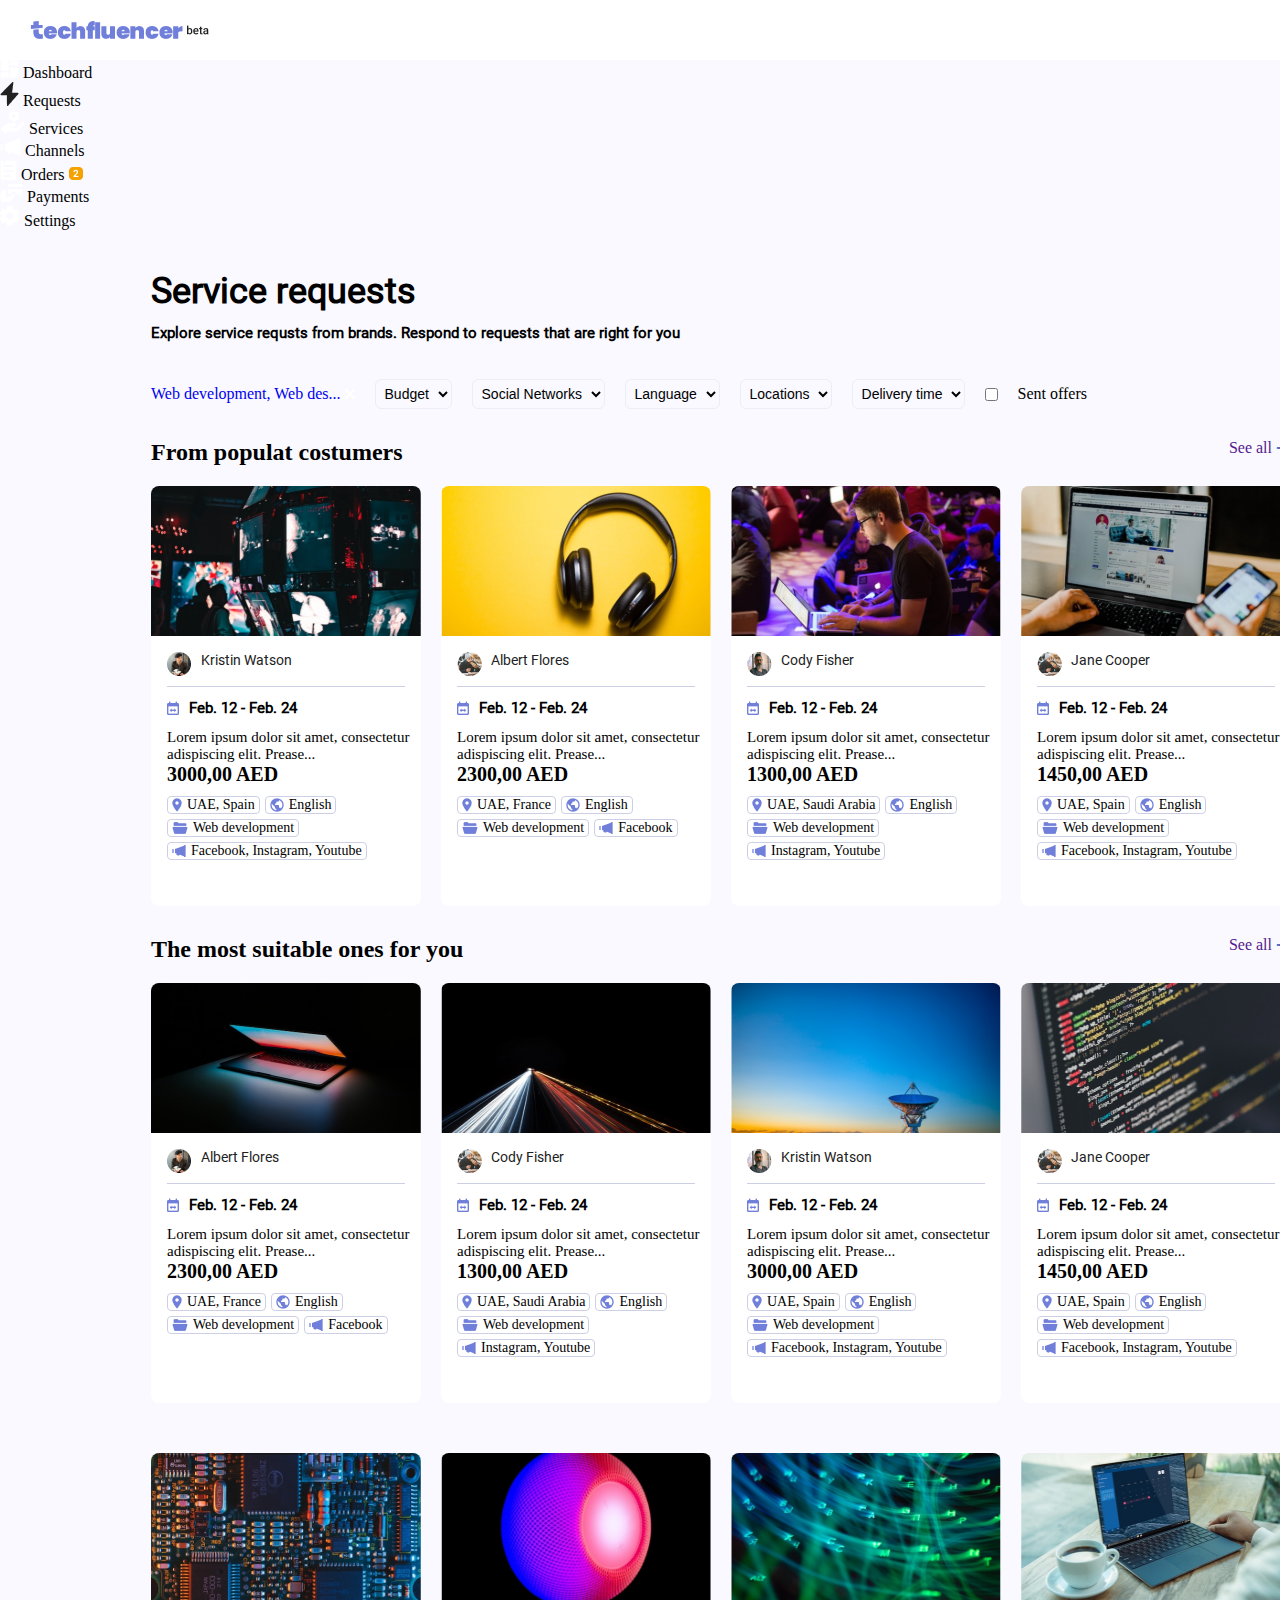
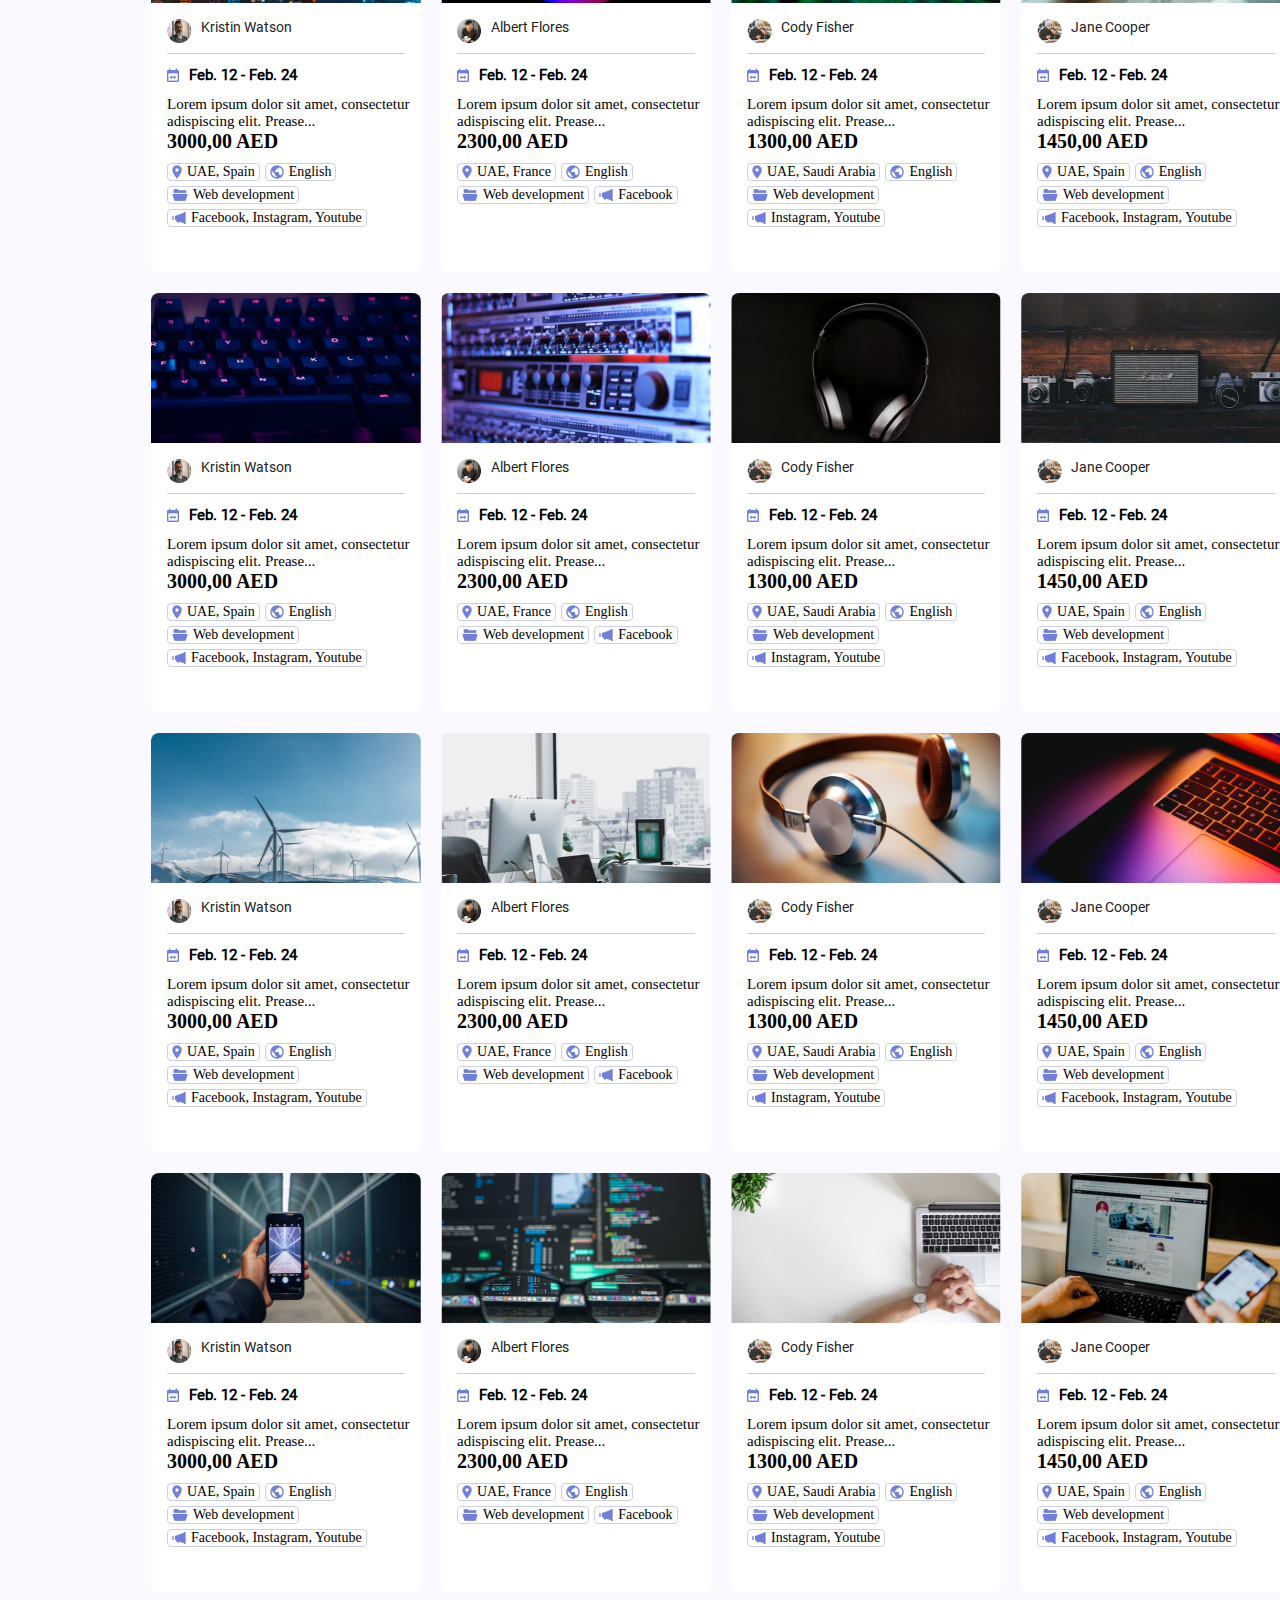
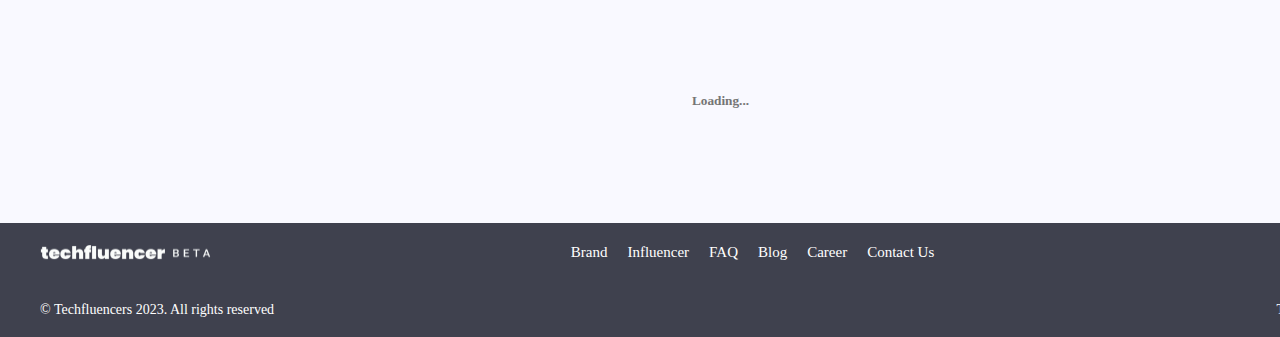
<file: main.html>
<!DOCTYPE html>
<html lang="en">

<head>
    <meta charset="UTF-8">
    <meta http-equiv="X-UA-Compatible" content="IE=edge">
    <meta name="viewport" content="width=device-width, initial-scale=1.0">
    <link href="https://cdn.jsdelivr.net/npm/bootstrap@5.3.0-alpha3/dist/css/bootstrap.min.css" rel="stylesheet"
        integrity="sha384-KK94CHFLLe+nY2dmCWGMq91rCGa5gtU4mk92HdvYe+M/SXH301p5ILy+dN9+nJOZ" crossorigin="anonymous">
    <link rel="stylesheet" href="./style.css">
    <title>Document</title>
</head>

<body>

    <header>
        <section class="container header-top">
            <div class="header">
                <div class="header-left">
                    <img src="images/Vector (0).png" alt="vector">
                    <img src="images/Vector (1).png" alt="vector">
                    <img src="images/Vector (2).png" alt="vector">
                    <img src="images/Vector (3).png" alt="vector">
                    <img src="images/Vector (4).png" alt="vector">
                    <img src="images/Vector (5).png" alt="vector">
                    <img src="images/Vector (6).png" alt="vector">
                    <img src="images/Vector (7).png" alt="vector">
                    <img src="images/Vector (8).png" alt="vector">
                    <img src="images/Vector (9).png" alt="vector">
                    <img src="images/Vector (10).png" alt="vector">
                    <img src="images/Vector (11).png" alt="vector">
                    <img class="beta" src="./images/beta.png" alt="beta">
                </div>
                <div class="header-right">
                    <div class="img-header">
                        <img src="./images/Vector.png" alt="vector">
                        <img class="ellipse" src="./images/Ellipse 35.png" alt="Ellipse">
                    </div>
                    <div class="header-img"></div>
                </div>
            </div>
        </section>
    </header>
    <section class="container">
        <nav class="navs">
            <div class="menu-bars">
                <a href="./index.html"><img src="./images/dash.png" alt="bar"></a>
                <span>Dashboard</span>
            </div>
            <div class="menu active">
                <img src="./images/drizzle.png" alt="bar">
                <span>Requests</span>
            </div>
            <div class="menu-bar bottom-radius">
                <img src="./images/Vector (14).png" alt="bar">
                <span>Services</span>
            </div>
            <div class="menu-bar">
                <img src="./images/Vector (15).png" alt="bar">
                <span>Channels</span>
            </div>
            <div class="menu-bar">
                <img src="./images/Vector (16).png" alt="bar">
                <span>Orders</span>
                <img class="count" src="./images/1.png" alt="count">
            </div>
            <div class="menu-bar">
                <img src="./images/Vector (18).png" alt="bar">
                <span>Payments</span>
            </div>
            <div class="menu-bar">
                <img src="./images/Vector (17).png" alt="bar">
                <span>Settings</span>
            </div>
            <div class="menu-cont">

            </div>
        </nav>

        <div class="operation-request">
            <h1>Service requests</h1>
            <span>Explore service requsts from brands. Respond to requests that are right for you</span>
            <div class="filters">
              <a href="./basic.html">  <div class="web">
                <div>Web development, Web des... <img src="./images/can.png" alt=""></div>
            </div></a>
                <select name="select" id="select">
                    <option value="Budget">Budget</option>
                </select>
                <select name="select">
                    <option value="Socila Networks">Social Networks</option>
                </select>
                <select name="select">
                    <option value="Language">Language</option>
                </select>
                <select name="select">
                    <option value="Locations">Locations</option>
                </select>
                <select name="select">
                    <option value="Deliver time">Delivery time</option>
                </select>

                <input type="checkbox" id="check">
                <label for="check" class="sent">
                   <a href="./lastone.html">
                    <div class="dark-light">
                        <div class="dark-light-item">
                            <!-- <img src="./images/dots.png" alt="dots"> -->
                        </div>
                    </div>
                   </a>
                    Sent offers
                </label>
            </div>

            <div class="carousel">
                <div class="link">
                    <h3>From populat costumers</h3>
                    <a href="">See all <img src="./images/st.png" alt="arrow"></a>
                </div>
                <div class="grid-carousel">

                    <div class="box box1">
                        <div class="box-img">
                            <img src="./images/comp.png" alt="computer">
                        </div>
                        <div class="all-info">
                            <div class="users">
                                <div class="user-photo">
                                    <img src="./images/five.png" alt="">
                                </div>
                                <div class="user-name">
                                    Kristin Watson
                                </div>
                            </div>
                            <div class="data">
                                <div class="calendar">
                                    <img src="./images/direct.png" alt="calendar">
                                    <span>Feb. 12 - Feb. 24</span>
                                </div>
                                <div class="text">Lorem ipsum dolor sit amet, consectetur adispiscing elit. Prease...
                                </div>
                                <div class="price">3000,00 AED</div>
                                <div class="extra-information">
                                    <div class="btn">
                                        <img src="./images/location.png" alt="location">
                                        UAE, Spain
                                    </div>
                                    <div class="btn">
                                        <img src="./images/earth.png" alt="location">
                                        English
                                    </div>
                                    <div class="btn">
                                        <img src="./images/kashaluk.png" alt="kashalok">
                                        Web development
                                    </div>
                                    <div class="btn">
                                        <img src="./images/sound.png" alt="sound">
                                        Facebook, Instagram, Youtube
                                    </div>
                                </div>
                            </div>
                        </div>

                        <div class="order">
                            <button>Take order</button>
                        </div>
                    </div>





                    <div class="box box2">
                        <div class="box-img">
                            <img src="./images/headphones.png" alt="headphones">
                        </div>

                        <div class="all-info">
                            <div class="users">
                                <div class="user-photo two">
                                    <img src="./images/one.png" alt="man">
                                </div>
                                <div class="user-name">
                                    Albert Flores
                                </div>
                            </div>
                            <div class="data">
                                <div class="calendar">
                                    <img src="./images/direct.png" alt="calendar">
                                    <span>Feb. 12 - Feb. 24</span>
                                </div>
                                <div class="text">Lorem ipsum dolor sit amet, consectetur adispiscing elit. Prease...
                                </div>
                                <div class="price">2300,00 AED</div>
                                <div class="extra-information">
                                    <div class="btn">
                                        <img src="./images/location.png" alt="location">
                                        UAE, France
                                    </div>
                                    <div class="btn">
                                        <img src="./images/earth.png" alt="location">
                                        English
                                    </div>
                                    <div class="btn">
                                        <img src="./images/kashaluk.png" alt="kashalok">
                                        Web development
                                    </div>
                                    <div class="btn">
                                        <img src="./images/sound.png" alt="sound">
                                        Facebook
                                    </div>
                                </div>
                            </div>
                        </div>
                        <div class="order">
                            <button>Take order</button>
                        </div>
                    </div>
                    <div class="box box3">
                        <div class="box-img">
                            <img src="./images/man.png" alt="man">
                        </div>
                        <div class="all-info">
                            <div class="users">
                                <div class="user-photo two">
                                    <img src="./images/three.png" alt="man">
                                </div>
                                <div class="user-name">
                                    Cody Fisher
                                </div>
                            </div>
                            <div class="data">
                                <div class="calendar">
                                    <img src="./images/direct.png" alt="calendar">
                                    <span>Feb. 12 - Feb. 24</span>
                                </div>
                                <div class="text">Lorem ipsum dolor sit amet, consectetur adispiscing elit. Prease...
                                </div>
                                <div class="price">1300,00 AED</div>
                                <div class="extra-information">
                                    <div class="btn">
                                        <img src="./images/location.png" alt="location">
                                        UAE, Saudi Arabia
                                    </div>
                                    <div class="btn">
                                        <img src="./images/earth.png" alt="location">
                                        English
                                    </div>
                                    <div class="btn">
                                        <img src="./images/kashaluk.png" alt="kashalok">
                                        Web development
                                    </div>
                                    <div class="btn">
                                        <img src="./images/sound.png" alt="sound">
                                        Instagram, Youtube
                                    </div>
                                </div>
                            </div>
                        </div>

                        <div class="order">
                            <button>Take order</button>
                        </div>

                    </div>
                    <div class="box box4">
                        <div class="box-img">
                            <img src="./images/laptops.png" alt="laptop">
                        </div>
                        <div class="all-info">
                            <div class="users">
                                <div class="user-photo two">
                                    <img src="./images/one.png" alt="">
                                </div>
                                <div class="user-name">
                                    Jane Cooper
                                </div>
                            </div>
                            <div class="data">
                                <div class="calendar">
                                    <img src="./images/direct.png" alt="calendar">
                                    <span>Feb. 12 - Feb. 24</span>
                                </div>
                                <div class="text">Lorem ipsum dolor sit amet, consectetur adispiscing elit. Prease...
                                </div>
                                <div class="price">1450,00 AED</div>
                                <div class="extra-information">
                                    <div class="btn">
                                        <img src="./images/location.png" alt="location">
                                        UAE, Spain
                                    </div>
                                    <div class="btn">
                                        <img src="./images/earth.png" alt="location">
                                        English
                                    </div>
                                    <div class="btn">
                                        <img src="./images/kashaluk.png" alt="kashalok">
                                        Web development
                                    </div>
                                    <div class="btn">
                                        <img src="./images/sound.png" alt="sound">
                                        Facebook, Instagram, Youtube
                                    </div>
                                </div>
                            </div>
                        </div>

                        <div class="order">
                            <button>Take order</button>
                        </div>

                    </div>


                </div>
            </div>


            <div class="carousel">
                <div class="link">
                    <h3>The most suitable ones for you</h3>
                    <a href="">See all <img src="./images/st.png" alt="arrow"></a>
                </div>
                <div class="grid-carousel">
                   
                    <div class="box box1">
                        <div class="box-img">
                            <img src="./images/zzz.png" alt="robot">
                        </div>
                        <div class="all-info">
                            <div class="users">
                                <div class="user-photo">
                                    <img src="./images/five.png" alt="">
                                </div>
                                <div class="user-name">
                                    Albert Flores
                                </div>
                            </div>
                            <div class="data">
                                <div class="calendar">
                                    <img src="./images/direct.png" alt="calendar">
                                    <span>Feb. 12 - Feb. 24</span>
                                </div>
                                <div class="text">Lorem ipsum dolor sit amet, consectetur adispiscing elit. Prease...
                                </div>
                                <div class="price">2300,00 AED</div>
                                <div class="extra-information">
                                    <div class="btn">
                                        <img src="./images/location.png" alt="location">
                                        UAE, France
                                    </div>
                                    <div class="btn">
                                        <img src="./images/earth.png" alt="location">
                                        English
                                    </div>
                                    <div class="btn">
                                        <img src="./images/kashaluk.png" alt="kashalok">
                                        Web development
                                    </div>
                                    <div class="btn">
                                        <img src="./images/sound.png" alt="sound">
                                        Facebook
                                    </div>
                                </div>
                            </div>
                        </div>

                        <div class="order">
                            <button>Take order</button>
                        </div>
                    </div>





                    <div class="box box">
                        <div class="box-img">
                            <img src="./images/(1).png" alt="robot">
                        </div>

                        <div class="all-info">
                            <div class="users">
                                <div class="user-photo two">
                                    <img src="./images/one.png" alt="man">
                                </div>
                                <div class="user-name">
                                    Cody Fisher
                                </div>
                            </div>
                            <div class="data">
                                <div class="calendar">
                                    <img src="./images/direct.png" alt="calendar">
                                    <span>Feb. 12 - Feb. 24</span>
                                </div>
                                <div class="text">Lorem ipsum dolor sit amet, consectetur adispiscing elit. Prease...
                                </div>
                                <div class="price">1300,00 AED</div>
                                <div class="extra-information">
                                    <div class="btn">
                                        <img src="./images/location.png" alt="location">
                                        UAE, Saudi Arabia
                                    </div>
                                    <div class="btn">
                                        <img src="./images/earth.png" alt="location">
                                        English
                                    </div>
                                    <div class="btn">
                                        <img src="./images/kashaluk.png" alt="kashalok">
                                        Web development
                                    </div>
                                    <div class="btn">
                                        <img src="./images/sound.png" alt="sound">
                                        Instagram, Youtube
                                    </div>
                                </div>
                            </div>
                        </div>
                        <div class="order">
                            <button>Take order</button>
                        </div>
                    </div>


                    <div class="box box3">
                        <div class="box-img">
                            <img src="./images/(2).png" alt="robot">
                        </div>
                        <div class="all-info">
                            <div class="users">
                                <div class="user-photo two">
                                    <img src="./images/three.png" alt="man">
                                </div>
                                <div class="user-name">
                                    Kristin Watson
                                </div>
                            </div>
                            <div class="data">
                                <div class="calendar">
                                    <img src="./images/direct.png" alt="calendar">
                                    <span>Feb. 12 - Feb. 24</span>
                                </div>
                                <div class="text">Lorem ipsum dolor sit amet, consectetur adispiscing elit. Prease...
                                </div>
                                <div class="price">3000,00 AED</div>
                                <div class="extra-information">
                                    <div class="btn">
                                        <img src="./images/location.png" alt="location">
                                        UAE, Spain
                                    </div>
                                    <div class="btn">
                                        <img src="./images/earth.png" alt="location">
                                        English
                                    </div>
                                    <div class="btn">
                                        <img src="./images/kashaluk.png" alt="kashalok">
                                        Web development
                                    </div>
                                    <div class="btn">
                                        <img src="./images/sound.png" alt="sound">
                                        Facebook, Instagram, Youtube
                                    </div>
                                </div>
                            </div>
                        </div>

                        <div class="order">
                            <button>Take order</button>
                        </div>

                    </div>
                    <div class="box box4">
                        <div class="box-img">
                            <img src="./images/(3).png" alt="robot">
                        </div>
                        <div class="all-info">
                            <div class="users">
                                <div class="user-photo two">
                                    <img src="./images/one.png" alt="">
                                </div>
                                <div class="user-name">
                                    Jane Cooper
                                </div>
                            </div>
                            <div class="data">
                                <div class="calendar">
                                    <img src="./images/direct.png" alt="calendar">
                                    <span>Feb. 12 - Feb. 24</span>
                                </div>
                                <div class="text">Lorem ipsum dolor sit amet, consectetur adispiscing elit. Prease...
                                </div>
                                <div class="price">1450,00 AED</div>
                                <div class="extra-information">
                                    <div class="btn">
                                        <img src="./images/location.png" alt="location">
                                        UAE, Spain
                                    </div>
                                    <div class="btn">
                                        <img src="./images/earth.png" alt="location">
                                        English
                                    </div>
                                    <div class="btn">
                                        <img src="./images/kashaluk.png" alt="kashalok">
                                        Web development
                                    </div>
                                    <div class="btn">
                                        <img src="./images/sound.png" alt="sound">
                                        Facebook, Instagram, Youtube
                                    </div>
                                </div>
                            </div>
                        </div>

                        <div class="order">
                            <button>Take order</button>
                        </div>

                    </div>


                </div>
            </div>


        

            <div class="carousel">
               
                <div class="grid-carousel">


                    <div class="box box1">
                        <div class="box-img">
                            <img src="./images/(4).png" alt="robot">
                        </div>
                        <div class="all-info">
                            <div class="users">
                                <div class="user-photo two">
                                    <img src="./images/three.png" alt="man">
                                </div>
                                <div class="user-name">
                                    Kristin Watson
                                </div>
                            </div>
                            <div class="data">
                                <div class="calendar">
                                    <img src="./images/direct.png" alt="calendar">
                                    <span>Feb. 12 - Feb. 24</span>
                                </div>
                                <div class="text">Lorem ipsum dolor sit amet, consectetur adispiscing elit. Prease...
                                </div>
                                <div class="price">3000,00 AED</div>
                                <div class="extra-information">
                                    <div class="btn">
                                        <img src="./images/location.png" alt="location">
                                        UAE, Spain
                                    </div>
                                    <div class="btn">
                                        <img src="./images/earth.png" alt="location">
                                        English
                                    </div>
                                    <div class="btn">
                                        <img src="./images/kashaluk.png" alt="kashalok">
                                        Web development
                                    </div>
                                    <div class="btn">
                                        <img src="./images/sound.png" alt="sound">
                                        Facebook, Instagram, Youtube
                                    </div>
                                </div>
                            </div>
                        </div>

                        <div class="order">
                            <button>Take order</button>
                        </div>

                    </div>

                    <div class="box box2">
                        <div class="box-img">
                            <img src="./images/(5).png" alt="robot">
                        </div>
                        <div class="all-info">
                            <div class="users">
                                <div class="user-photo">
                                    <img src="./images/five.png" alt="">
                                </div>
                                <div class="user-name">
                                    Albert Flores
                                </div>
                            </div>
                            <div class="data">
                                <div class="calendar">
                                    <img src="./images/direct.png" alt="calendar">
                                    <span>Feb. 12 - Feb. 24</span>
                                </div>
                                <div class="text">Lorem ipsum dolor sit amet, consectetur adispiscing elit. Prease...
                                </div>
                                <div class="price">2300,00 AED</div>
                                <div class="extra-information">
                                    <div class="btn">
                                        <img src="./images/location.png" alt="location">
                                        UAE, France
                                    </div>
                                    <div class="btn">
                                        <img src="./images/earth.png" alt="location">
                                        English
                                    </div>
                                    <div class="btn">
                                        <img src="./images/kashaluk.png" alt="kashalok">
                                        Web development
                                    </div>
                                    <div class="btn">
                                        <img src="./images/sound.png" alt="sound">
                                        Facebook
                                    </div>
                                </div>
                            </div>
                        </div>

                        <div class="order">
                            <button>Take order</button>
                        </div>
                    </div>

                    <div class="box box3">
                        <div class="box-img">
                            <img src="./images/(6).png" alt="robot">
                        </div>

                        <div class="all-info">
                            <div class="users">
                                <div class="user-photo two">
                                    <img src="./images/one.png" alt="man">
                                </div>
                                <div class="user-name">
                                    Cody Fisher
                                </div>
                            </div>
                            <div class="data">
                                <div class="calendar">
                                    <img src="./images/direct.png" alt="calendar">
                                    <span>Feb. 12 - Feb. 24</span>
                                </div>
                                <div class="text">Lorem ipsum dolor sit amet, consectetur adispiscing elit. Prease...
                                </div>
                                <div class="price">1300,00 AED</div>
                                <div class="extra-information">
                                    <div class="btn">
                                        <img src="./images/location.png" alt="location">
                                        UAE, Saudi Arabia
                                    </div>
                                    <div class="btn">
                                        <img src="./images/earth.png" alt="location">
                                        English
                                    </div>
                                    <div class="btn">
                                        <img src="./images/kashaluk.png" alt="kashalok">
                                        Web development
                                    </div>
                                    <div class="btn">
                                        <img src="./images/sound.png" alt="sound">
                                        Instagram, Youtube
                                    </div>
                                </div>
                            </div>
                        </div>
                        <div class="order">
                            <button>Take order</button>
                        </div>
                    </div>

                    <div class="box box4">
                        <div class="box-img">
                            <img src="./images/(7).png" alt="robot">
                        </div>
                        <div class="all-info">
                            <div class="users">
                                <div class="user-photo two">
                                    <img src="./images/one.png" alt="">
                                </div>
                                <div class="user-name">
                                    Jane Cooper
                                </div>
                            </div>
                            <div class="data">
                                <div class="calendar">
                                    <img src="./images/direct.png" alt="calendar">
                                    <span>Feb. 12 - Feb. 24</span>
                                </div>
                                <div class="text">Lorem ipsum dolor sit amet, consectetur adispiscing elit. Prease...
                                </div>
                                <div class="price">1450,00 AED</div>
                                <div class="extra-information">
                                    <div class="btn">
                                        <img src="./images/location.png" alt="location">
                                        UAE, Spain
                                    </div>
                                    <div class="btn">
                                        <img src="./images/earth.png" alt="location">
                                        English
                                    </div>
                                    <div class="btn">
                                        <img src="./images/kashaluk.png" alt="kashalok">
                                        Web development
                                    </div>
                                    <div class="btn">
                                        <img src="./images/sound.png" alt="sound">
                                        Facebook, Instagram, Youtube
                                    </div>
                                </div>
                            </div>
                        </div>

                        <div class="order">
                            <button>Take order</button>
                        </div>

                    </div>


                </div>


                <div class="grid-carousel">
                    <div class="box box1">
                        <div class="box-img">
                            <img src="./images/(8).png" alt="robot">
                        </div>
                        <div class="all-info">
                            <div class="users">
                                <div class="user-photo two">
                                    <img src="./images/three.png" alt="man">
                                </div>
                                <div class="user-name">
                                    Kristin Watson
                                </div>
                            </div>
                            <div class="data">
                                <div class="calendar">
                                    <img src="./images/direct.png" alt="calendar">
                                    <span>Feb. 12 - Feb. 24</span>
                                </div>
                                <div class="text">Lorem ipsum dolor sit amet, consectetur adispiscing elit. Prease...
                                </div>
                                <div class="price">3000,00 AED</div>
                                <div class="extra-information">
                                    <div class="btn">
                                        <img src="./images/location.png" alt="location">
                                        UAE, Spain
                                    </div>
                                    <div class="btn">
                                        <img src="./images/earth.png" alt="location">
                                        English
                                    </div>
                                    <div class="btn">
                                        <img src="./images/kashaluk.png" alt="kashalok">
                                        Web development
                                    </div>
                                    <div class="btn">
                                        <img src="./images/sound.png" alt="sound">
                                        Facebook, Instagram, Youtube
                                    </div>
                                </div>
                            </div>
                        </div>

                        <div class="order">
                            <button>Take order</button>
                        </div>

                    </div>

                    <div class="box box2">
                        <div class="box-img">
                            <img src="./images/(9).png" alt="robot">
                        </div>
                        <div class="all-info">
                            <div class="users">
                                <div class="user-photo">
                                    <img src="./images/five.png" alt="">
                                </div>
                                <div class="user-name">
                                    Albert Flores
                                </div>
                            </div>
                            <div class="data">
                                <div class="calendar">
                                    <img src="./images/direct.png" alt="calendar">
                                    <span>Feb. 12 - Feb. 24</span>
                                </div>
                                <div class="text">Lorem ipsum dolor sit amet, consectetur adispiscing elit. Prease...
                                </div>
                                <div class="price">2300,00 AED</div>
                                <div class="extra-information">
                                    <div class="btn">
                                        <img src="./images/location.png" alt="location">
                                        UAE, France
                                    </div>
                                    <div class="btn">
                                        <img src="./images/earth.png" alt="location">
                                        English
                                    </div>
                                    <div class="btn">
                                        <img src="./images/kashaluk.png" alt="kashalok">
                                        Web development
                                    </div>
                                    <div class="btn">
                                        <img src="./images/sound.png" alt="sound">
                                        Facebook
                                    </div>
                                </div>
                            </div>
                        </div>

                        <div class="order">
                            <button>Take order</button>
                        </div>
                    </div>

                    <div class="box box3">
                        <div class="box-img">
                            <img src="./images/(10).png" alt="robot">
                        </div>

                        <div class="all-info">
                            <div class="users">
                                <div class="user-photo two">
                                    <img src="./images/one.png" alt="man">
                                </div>
                                <div class="user-name">
                                    Cody Fisher
                                </div>
                            </div>
                            <div class="data">
                                <div class="calendar">
                                    <img src="./images/direct.png" alt="calendar">
                                    <span>Feb. 12 - Feb. 24</span>
                                </div>
                                <div class="text">Lorem ipsum dolor sit amet, consectetur adispiscing elit. Prease...
                                </div>
                                <div class="price">1300,00 AED</div>
                                <div class="extra-information">
                                    <div class="btn">
                                        <img src="./images/location.png" alt="location">
                                        UAE, Saudi Arabia
                                    </div>
                                    <div class="btn">
                                        <img src="./images/earth.png" alt="location">
                                        English
                                    </div>
                                    <div class="btn">
                                        <img src="./images/kashaluk.png" alt="kashalok">
                                        Web development
                                    </div>
                                    <div class="btn">
                                        <img src="./images/sound.png" alt="sound">
                                        Instagram, Youtube
                                    </div>
                                </div>
                            </div>
                        </div>
                        <div class="order">
                            <button>Take order</button>
                        </div>
                    </div>

                    <div class="box box4">
                        <div class="box-img">
                            <img src="./images/(11).png" alt="robot">
                        </div>
                        <div class="all-info">
                            <div class="users">
                                <div class="user-photo two">
                                    <img src="./images/one.png" alt="">
                                </div>
                                <div class="user-name">
                                    Jane Cooper
                                </div>
                            </div>
                            <div class="data">
                                <div class="calendar">
                                    <img src="./images/direct.png" alt="calendar">
                                    <span>Feb. 12 - Feb. 24</span>
                                </div>
                                <div class="text">Lorem ipsum dolor sit amet, consectetur adispiscing elit. Prease...
                                </div>
                                <div class="price">1450,00 AED</div>
                                <div class="extra-information">
                                    <div class="btn">
                                        <img src="./images/location.png" alt="location">
                                        UAE, Spain
                                    </div>
                                    <div class="btn">
                                        <img src="./images/earth.png" alt="location">
                                        English
                                    </div>
                                    <div class="btn">
                                        <img src="./images/kashaluk.png" alt="kashalok">
                                        Web development
                                    </div>
                                    <div class="btn">
                                        <img src="./images/sound.png" alt="sound">
                                        Facebook, Instagram, Youtube
                                    </div>
                                </div>
                            </div>
                        </div>

                        <div class="order">
                            <button>Take order</button>
                        </div>

                    </div>
                </div>

                <div class="grid-carousel">
                    <div class="box box1">
                        <div class="box-img">
                            <img src="./images/(12).png" alt="robot">
                        </div>
                        <div class="all-info">
                            <div class="users">
                                <div class="user-photo two">
                                    <img src="./images/three.png" alt="man">
                                </div>
                                <div class="user-name">
                                    Kristin Watson
                                </div>
                            </div>
                            <div class="data">
                                <div class="calendar">
                                    <img src="./images/direct.png" alt="calendar">
                                    <span>Feb. 12 - Feb. 24</span>
                                </div>
                                <div class="text">Lorem ipsum dolor sit amet, consectetur adispiscing elit. Prease...
                                </div>
                                <div class="price">3000,00 AED</div>
                                <div class="extra-information">
                                    <div class="btn">
                                        <img src="./images/location.png" alt="location">
                                        UAE, Spain
                                    </div>
                                    <div class="btn">
                                        <img src="./images/earth.png" alt="location">
                                        English
                                    </div>
                                    <div class="btn">
                                        <img src="./images/kashaluk.png" alt="kashalok">
                                        Web development
                                    </div>
                                    <div class="btn">
                                        <img src="./images/sound.png" alt="sound">
                                        Facebook, Instagram, Youtube
                                    </div>
                                </div>
                            </div>
                        </div>

                        <div class="order">
                            <button>Take order</button>
                        </div>

                    </div>

                    <div class="box box2">
                        <div class="box-img">
                            <img src="./images/(13).png" alt="robot">
                        </div>
                        <div class="all-info">
                            <div class="users">
                                <div class="user-photo">
                                    <img src="./images/five.png" alt="">
                                </div>
                                <div class="user-name">
                                    Albert Flores
                                </div>
                            </div>
                            <div class="data">
                                <div class="calendar">
                                    <img src="./images/direct.png" alt="calendar">
                                    <span>Feb. 12 - Feb. 24</span>
                                </div>
                                <div class="text">Lorem ipsum dolor sit amet, consectetur adispiscing elit. Prease...
                                </div>
                                <div class="price">2300,00 AED</div>
                                <div class="extra-information">
                                    <div class="btn">
                                        <img src="./images/location.png" alt="location">
                                        UAE, France
                                    </div>
                                    <div class="btn">
                                        <img src="./images/earth.png" alt="location">
                                        English
                                    </div>
                                    <div class="btn">
                                        <img src="./images/kashaluk.png" alt="kashalok">
                                        Web development
                                    </div>
                                    <div class="btn">
                                        <img src="./images/sound.png" alt="sound">
                                        Facebook
                                    </div>
                                </div>
                            </div>
                        </div>

                        <div class="order">
                            <button>Take order</button>
                        </div>
                    </div>

                    <div class="box box3">
                        <div class="box-img">
                            <img src="./images/(14).png" alt="robot">
                        </div>

                        <div class="all-info">
                            <div class="users">
                                <div class="user-photo two">
                                    <img src="./images/one.png" alt="man">
                                </div>
                                <div class="user-name">
                                    Cody Fisher
                                </div>
                            </div>
                            <div class="data">
                                <div class="calendar">
                                    <img src="./images/direct.png" alt="calendar">
                                    <span>Feb. 12 - Feb. 24</span>
                                </div>
                                <div class="text">Lorem ipsum dolor sit amet, consectetur adispiscing elit. Prease...
                                </div>
                                <div class="price">1300,00 AED</div>
                                <div class="extra-information">
                                    <div class="btn">
                                        <img src="./images/location.png" alt="location">
                                        UAE, Saudi Arabia
                                    </div>
                                    <div class="btn">
                                        <img src="./images/earth.png" alt="location">
                                        English
                                    </div>
                                    <div class="btn">
                                        <img src="./images/kashaluk.png" alt="kashalok">
                                        Web development
                                    </div>
                                    <div class="btn">
                                        <img src="./images/sound.png" alt="sound">
                                        Instagram, Youtube
                                    </div>
                                </div>
                            </div>
                        </div>
                        <div class="order">
                            <button>Take order</button>
                        </div>
                    </div>

                    <div class="box box4">
                        <div class="box-img">
                            <img src="./images/(15).png" alt="robot">
                        </div>
                        <div class="all-info">
                            <div class="users">
                                <div class="user-photo two">
                                    <img src="./images/one.png" alt="">
                                </div>
                                <div class="user-name">
                                    Jane Cooper
                                </div>
                            </div>
                            <div class="data">
                                <div class="calendar">
                                    <img src="./images/direct.png" alt="calendar">
                                    <span>Feb. 12 - Feb. 24</span>
                                </div>
                                <div class="text">Lorem ipsum dolor sit amet, consectetur adispiscing elit. Prease...
                                </div>
                                <div class="price">1450,00 AED</div>
                                <div class="extra-information">
                                    <div class="btn">
                                        <img src="./images/location.png" alt="location">
                                        UAE, Spain
                                    </div>
                                    <div class="btn">
                                        <img src="./images/earth.png" alt="location">
                                        English
                                    </div>
                                    <div class="btn">
                                        <img src="./images/kashaluk.png" alt="kashalok">
                                        Web development
                                    </div>
                                    <div class="btn">
                                        <img src="./images/sound.png" alt="sound">
                                        Facebook, Instagram, Youtube
                                    </div>
                                </div>
                            </div>
                        </div>

                        <div class="order">
                            <button>Take order</button>
                        </div>

                    </div>
                </div>

                <div class="grid-carousel">
                    <div class="box box1">
                        <div class="box-img">
                            <img src="./images/(16).png" alt="robot">
                        </div>
                        <div class="all-info">
                            <div class="users">
                                <div class="user-photo two">
                                    <img src="./images/three.png" alt="man">
                                </div>
                                <div class="user-name">
                                    Kristin Watson
                                </div>
                            </div>
                            <div class="data">
                                <div class="calendar">
                                    <img src="./images/direct.png" alt="calendar">
                                    <span>Feb. 12 - Feb. 24</span>
                                </div>
                                <div class="text">Lorem ipsum dolor sit amet, consectetur adispiscing elit. Prease...
                                </div>
                                <div class="price">3000,00 AED</div>
                                <div class="extra-information">
                                    <div class="btn">
                                        <img src="./images/location.png" alt="location">
                                        UAE, Spain
                                    </div>
                                    <div class="btn">
                                        <img src="./images/earth.png" alt="location">
                                        English
                                    </div>
                                    <div class="btn">
                                        <img src="./images/kashaluk.png" alt="kashalok">
                                        Web development
                                    </div>
                                    <div class="btn">
                                        <img src="./images/sound.png" alt="sound">
                                        Facebook, Instagram, Youtube
                                    </div>
                                </div>
                            </div>
                        </div>

                        <div class="order">
                            <button>Take order</button>
                        </div>

                    </div>

                    <div class="box box2">
                        <div class="box-img">
                            <img src="./images/(17).png" alt="robot">
                        </div>
                        <div class="all-info">
                            <div class="users">
                                <div class="user-photo">
                                    <img src="./images/five.png" alt="">
                                </div>
                                <div class="user-name">
                                    Albert Flores
                                </div>
                            </div>
                            <div class="data">
                                <div class="calendar">
                                    <img src="./images/direct.png" alt="calendar">
                                    <span>Feb. 12 - Feb. 24</span>
                                </div>
                                <div class="text">Lorem ipsum dolor sit amet, consectetur adispiscing elit. Prease...
                                </div>
                                <div class="price">2300,00 AED</div>
                                <div class="extra-information">
                                    <div class="btn">
                                        <img src="./images/location.png" alt="location">
                                        UAE, France
                                    </div>
                                    <div class="btn">
                                        <img src="./images/earth.png" alt="location">
                                        English
                                    </div>
                                    <div class="btn">
                                        <img src="./images/kashaluk.png" alt="kashalok">
                                        Web development
                                    </div>
                                    <div class="btn">
                                        <img src="./images/sound.png" alt="sound">
                                        Facebook
                                    </div>
                                </div>
                            </div>
                        </div>

                        <div class="order">
                            <button>Take order</button>
                        </div>
                    </div>

                    <div class="box box3">
                        <div class="box-img">
                            <img src="./images/(18).png" alt="robot">
                        </div>

                        <div class="all-info">
                            <div class="users">
                                <div class="user-photo two">
                                    <img src="./images/one.png" alt="man">
                                </div>
                                <div class="user-name">
                                    Cody Fisher
                                </div>
                            </div>
                            <div class="data">
                                <div class="calendar">
                                    <img src="./images/direct.png" alt="calendar">
                                    <span>Feb. 12 - Feb. 24</span>
                                </div>
                                <div class="text">Lorem ipsum dolor sit amet, consectetur adispiscing elit. Prease...
                                </div>
                                <div class="price">1300,00 AED</div>
                                <div class="extra-information">
                                    <div class="btn">
                                        <img src="./images/location.png" alt="location">
                                        UAE, Saudi Arabia
                                    </div>
                                    <div class="btn">
                                        <img src="./images/earth.png" alt="location">
                                        English
                                    </div>
                                    <div class="btn">
                                        <img src="./images/kashaluk.png" alt="kashalok">
                                        Web development
                                    </div>
                                    <div class="btn">
                                        <img src="./images/sound.png" alt="sound">
                                        Instagram, Youtube
                                    </div>
                                </div>
                            </div>
                        </div>
                        <div class="order">
                            <button>Take order</button>
                        </div>
                    </div>

                    <div class="box box4">
                        <div class="box-img">
                            <img src="./images/(19).png" alt="robot">
                        </div>
                        <div class="all-info">
                            <div class="users">
                                <div class="user-photo two">
                                    <img src="./images/one.png" alt="">
                                </div>
                                <div class="user-name">
                                    Jane Cooper
                                </div>
                            </div>
                            <div class="data">
                                <div class="calendar">
                                    <img src="./images/direct.png" alt="calendar">
                                    <span>Feb. 12 - Feb. 24</span>
                                </div>
                                <div class="text">Lorem ipsum dolor sit amet, consectetur adispiscing elit. Prease...
                                </div>
                                <div class="price">1450,00 AED</div>
                                <div class="extra-information">
                                    <div class="btn">
                                        <img src="./images/location.png" alt="location">
                                        UAE, Spain
                                    </div>
                                    <div class="btn">
                                        <img src="./images/earth.png" alt="location">
                                        English
                                    </div>
                                    <div class="btn">
                                        <img src="./images/kashaluk.png" alt="kashalok">
                                        Web development
                                    </div>
                                    <div class="btn">
                                        <img src="./images/sound.png" alt="sound">
                                        Facebook, Instagram, Youtube
                                    </div>
                                </div>
                            </div>
                        </div>

                        <div class="order">
                            <button>Take order</button>
                        </div>

                    </div>
                </div>

            </div>

            <h5 class="loading">Loading...</h5>

        </div>
    </section>
    <footer>
        <div class="footer">
            <div class="container">
                <div class="top-footer">
                    <img class="influence" src="./images/22 1.png" alt="fluencer">
                    <nav>
                        <a href="">Brand</a>
                        <a href="">Influencer</a>
                        <a href="">FAQ</a>
                        <a href="">Blog</a>
                        <a href="">Career</a>
                        <a href="">Contact Us</a>
                    </nav>
                    <div class="navlink">
                        <img src="./images/in.png" alt="in">
                        <img src="./images/twit.png" alt="twit">
                        <img src="./images/meta.png" alt="meta">
                        <img src="./images/ins.png" alt="instagram">
                    </div>
                </div>
                <div class="bottom-footer">
                    <span> &copy Techfluencers 2023. All rights reserved</span>
                    <span>Terms and Conditions</span>
                </div>
            </div>
        </div>
    </footer>

</body>

</html>
</file>
<file: index.css>
@font-face {
    font-family: Roboto;
    src: url(./fonts/Roboto-Regular.ttf);
}

*{
    margin: 0;
    padding: 0;
    box-sizing: border-box;
    font-family: serif Roboto;
}

body{
    width: 100%;
    background-color: #f9f9ff;
}

.container{
    width: 1440px;
    padding-left: 0;
   position: relative;
}

.header-top{
    position: relative;
    height: 60px;
}

.header{
    position: absolute;
    left: 0;
    right: 0;
    top: 0;
    bottom: 0;
    display: flex;
    align-items: center;
    justify-content: space-between;
    padding: 0 30px;
    background-color: #fff;
}

.header-left{
    display: flex;
    align-items: flex-end;
    justify-content: center;
}

.header-left .beta{
    align-self: flex-start;
    padding: 4px 4px;
}

.added{
    text-decoration: line-through;
}

.header-right{
    display: flex;
    align-items: center;
    gap: 34px;
}

.img-header{
    position: relative;   
}
.img-header .ellipse{
    position: absolute;
    left: 58.33%;
    top: 16.67%;
    right: 16.67%;
    bottom: 58.33%;

}

.header-img{
    width: 40px;
    height: 40px;
    background-image: url("./images/Ellipse\ 306.png");
}

.navigations{
    width: 101px;
    height: 1414px;
    /* background: #707FDA; */
    padding: 0px 0px 30px 0px;

    display: flex;
    flex-direction: column;
    justify-content: flex-start;
    align-items: center;
    position: absolute;
    width: 101px;
    left: 0;
    top: 0;
    bottom: 114px;
}

.navigations .menu-bar {
    width: 101px;
    height: 84px;
    padding: 20px 0px;
    gap: 4px;
    isolation: isolate;
    display: flex;
    flex-direction: column;
    align-items: center;
    background: #707FDA;
    color: #f9f9ff;
    position: relative;
}
.navigations .active {
    width: 101px;
    height: 84px;
    padding: 20px 0px;
    gap: 4px;
    isolation: isolate;
    display: flex;
    flex-direction: column;
    align-items: center;
    background-color: #f9f9ff;
    flex: none;
    order: 0;
    align-self: stretch;
    flex-grow: 0;
    color: #000;
}

.navigations .menu-bar .count{
    position: absolute;
    right: 30px;
    top: 10px;
}

.navigations .menu-bar span{
    font-size: 14px;
    font-family: Roboto;
}

.navigations .menu-bottom{
    width: 101px;
    height: 100%;
    background-color: #707FDA;
}

.navigations .menu-top{
width: 101px;
height: 80px;
background: #707FDA;
border-bottom-right-radius: 10px;
}


.operation{
    width: 1239px;
    padding-left: 151px;
    padding-top: 40px;
    background-color: #f9f9ff;
  
}

.operation h1{
    font-family: Roboto;
    font-weight: 700;
    line-height: 42px;
    padding-bottom: 30px;
}

.operation .complement{
    width: 100%;
    height: 240px;
    padding: 30px 20px;
    background-color: #fff;
    border-radius: 10px;
    overflow: hidden;
}

.operation .complement h6{
    font-family: Roboto;
    width: 199px;
    font-style: normal;
    font-weight: 700;
    line-height: 14px;
    letter-spacing: 0.1em;
    color: #212121;
    text-transform: uppercase;
    font-size: 14px;
}

.operation .complement .complete-todo{
    width: 400px;
    height: 60px;
    display: flex;
    align-items: center;
}

.operation .complement .select{
    display: flex;
    align-items: center;
    display: flex;
    justify-content: space-between;
    align-items: center;
    border-bottom: 1px solid #E5E5E5;
    padding-top: 2px;
    /* opacity: 0.1; */
}

.complete-todo .complete-item .active{
   position: absolute;
    top: 10px;
    left: 7px;
}

.complete-todo .complete-item{
    display: flex;
    align-items: center;
    width: 50px;
    gap: 10px;
    position: relative;
}
.complete-todo span{
    color: #5B69BD;
    font-size: 16px;
    font-weight: 500;
}
.select p{
    color: #4CAF50;
    font-size: 14px;
    font-weight: 500;
}

.static{
    width: 100%;
    height: 188px;
    padding: 20px;
    margin-top: 30px;
    border-radius: 10px;
    background-color: #fff;
    display: flex;
    flex-direction: column;
    justify-content: space-between;
}

.static h6{
    font-size: 14px;
    font-style: normal;
    font-weight: 700;
    line-height: 14px;
    letter-spacing: 0.1em;
    text-transform: uppercase;
}
.static .service {
    display: flex;
    gap: 10px;
}
.service .box{
    width: 292.25px;
    height: 109px;
    border-radius: 12px;
    padding:  25px 20px 25px 20px;
    display: flex;
    align-items: flex-start;
    justify-content: center;
    gap: 10px;
    background-color: #fff;
    border:  1px solid #ECEDF5;
}

.service .box-opt p{
  font-size: 32px;
  line-height: 36px;
  font-weight: 700;
  font-style: normal;
}

.service .box-opt {
    display: flex;
    flex-direction: column;
    padding-bottom: 10px;
  }

.service .box-opt span{
    font-family: Roboto;
    font-size: 15px;
    line-height: 18px;
    color: #757575;;
}

.service .box .images-ser{
    width: 50px;
    padding-top: 5px;
    position: relative;
}

.images-ser .dot{
    position: absolute;
    top: 16px;
    left: 4px;
    display: flex;
    gap: 3px;
}

.render-service{
    width: 100%;
    display: flex;
    gap: 10px;
    margin-top: 30px;
}
.render-service .left-side{
    width: 610px;
    height: 661px;
    background-color: #fff;
    display: flex;
    flex-direction: column;
    align-items: flex-start;
    gap: 15px;
    border-radius: 10px;
    padding: 20px 20px 0px 20px;
    overflow: hidden;
}

.left-t{
    width: 100%;
}
.service-opt .include{
    display: flex;
    gap: 15px;
}

.service-opt .include span{
    font-size: 18px;
    font-weight: 500;
    color: #212121;
}

.service-opt .include p{
    font-size: 15px;
    height: 10px;
    color: #212121;
}

.left-side .top{
    width: 100%;
    display: flex;
    justify-content: space-between;
}
.left-side .top span{
    height: 14px;
    width: 126px;
    font-weight: 700;
    color: #212121;
    font-size: 14px;
    text-transform: uppercase;
}

.left-side .service-opt{
    width: 100%;
    height: 101px;
    border-bottom:  1px solid #E9EBF3;
    display: flex;
    justify-content: space-between;
    align-items: center;
}



.include .text{
    display: flex;
    flex-direction: column;
}

.include .img{
    width: 87px;
    height: 69px;
}

.include .img img{
    width: 100%;
    height: 100%;
}

.include .text .requests{
    display: flex;
    font-size: 14px;
    color: #757575;
    align-items: center;
    gap: 5px;
}

.pending{
    display: flex;
    flex-direction: column;
}
.pending p{
    font-weight: 600;
    font-size: 20px;
    text-align: right;
    letter-spacing: -0.02em;
}

.images-service{
    height: 18px;
    display: flex;
    align-items: center;
    color: #F5A200;
    gap: 5px;
}

.image{
    width: 18px;
    height: 18px;
}

.image img{
    width: 100%;
    height: 100%;
    margin-bottom: 10px;
}

.render-service .right-side{
    width: 610px;
    height: 661px;
    background-color: #fff;
    display: flex;
    flex-direction: column;
    align-items: flex-start;
    justify-content: center;
    gap: 10px;
    border-radius: 12px;
    padding: 25px 20px 0px 20px;
    overflow: hidden;
}

.content-info{
    display: flex;
    flex-direction: column;
}
.render-service .right-side .top{
    width: 100%;
    display: flex;
    justify-content: space-between;
}

.render-service .right-side .top span{
    font-size: 14px;
    font-weight: 700;
}

.right-operation{
    width: 100%;
    height: 152px;
    display: flex;
    align-items: center;
    gap: 10px;
    border-bottom:  1px solid #E9EBF3;
    /* padding: 10px; */
}


.right-operation .right-img{
    width: 153px;
    height: 121px;
}

.right-operation .right-img img{
    width: 100%;
    height: 100%;
}

.right-content{
    display: flex;
    flex-direction: column;
}
.right-content .services{
    font-size: 18px;
    font-weight: 500;
}
.right-content span{
    font-size: 15px;
}

.right-content .channel{
    display: flex;
    gap: 10px;
    align-items: center;
}

.right-content .text{
    width: 350px;
    font-size: 14px;
    color: #757575;
}
.right-content .condition{
    display: flex;
    align-items: center;
    gap: 10px;
    font-size: 14px;
    color: #757575;
}

.condition .right-con {
    display: flex;
    align-items: center;
    gap: 10px;
}
.channel .social{
    font-size: 14px;
    color: #757575;
}



.footer{
    width: 100%;
    height: 114px;
    background-color: #3F414E;
    margin-top: 114px;
    
}

.footer .top-footer{
    width: 100%;
    height: 59px;
    display: flex;
    align-items: center;
    justify-content: space-between;
    padding: 0 40px;
}

.top-footer nav{
    display: flex;
    align-items: center;
    gap: 20px;
    font-size: 15px;
}

.top-footer .influence{
    width: 171px;
    height: 17px;
}

.top-footer a{
    text-decoration: none;
    color: #fff;
}

.top-footer .navlink{
    display: flex;
    align-items: center;
    gap: 10px;
}

.bottom-footer{
    width: 100%;
    height: 55px;
    display: flex;
    justify-content: space-between;
    align-items: center;
    padding:  0 40px;
    color: #fff;
    font-size: 14px;
}
</file>
<file: style.css>
@font-face {
    font-family: Roboto;
    src: url(./fonts/Roboto-Regular.ttf);
}

*{
    margin: 0;
    padding: 0;
    box-sizing: border-box;
    font-family: serif Roboto;
}

body{
    width: 100%;
    background-color: #f9f9ff;
}

.container{
    width: 1440px;
    padding-left: 0;
   position: relative;
}

.header-top{
    position: relative;
    height: 60px;
}
header{
    width: 100%;
    height: 60px;
    background-color: #fff;
}

.header{
    position: absolute;
    left: 0;
    right: 0;
    top: 0;
    bottom: 0;
    display: flex;
    align-items: center;
    justify-content: space-between;
    padding: 0 30px;
    background-color: #fff;
}

.header-left{
    display: flex;
    align-items: flex-end;
    justify-content: center;
}

.header-left .beta{
    align-self: flex-start;
    padding: 4px 4px;
}

.added{
    text-decoration: line-through;
}

.header-right{
    display: flex;
    align-items: center;
    gap: 34px;
}

.img-header{
    position: relative;   
}
.img-header .ellipse{
    position: absolute;
    left: 58.33%;
    top: 16.67%;
    right: 16.67%;
    bottom: 58.33%;

}

.header-img{
    width: 40px;
    height: 40px;
    background-image: url("./images/Ellipse\ 306.png");
}

.navigation{
    width: 101px;
    height: 3152px;
    padding: 0px 0px 30px 0px;
    display: flex;
    flex-direction: column;
    justify-content: flex-start;
    align-items: center;
    position: absolute;
    width: 101px;
    left: 0;
    top: 0;
    bottom: 114px;
}

.navigation .menu-bars {
    width: 101px;
    height: 124px;
    padding: 60px 0px;
    gap: 4px;
    isolation: isolate;
    display: flex;
    flex-direction: column;
    align-items: center;
    background: #707FDA;
    color: #f9f9ff;
    position: relative;
    border-bottom-right-radius: 10px;
    /* border-radius: 10px; */
    
}
.navigation .menu-cont{
    width: 101px;
    height: 100%;
    padding-top: 40px;
    background-color: #707FDA;
}

.navigation .menu-bar {
    width: 101px;
    height: 84px;
    padding: 20px 0px;
    gap: 4px;
    isolation: isolate;
    display: flex;
    flex-direction: column;
    align-items: center;
    background: #707FDA;
    color: #f9f9ff;
    position: relative;
    
}
.navigation .active {
    width: 101px;
    height: 84px;
    padding: 20px 0px;
    gap: 4px;
    isolation: isolate;
    display: flex;
    flex-direction: column;
    align-items: center;
    background-color: #f9f9ff;
    flex: none;
    order: 0;
    align-self: stretch;
    flex-grow: 0;
    color: #000;
}

.navigation .menu-bar .count{
    position: absolute;
    right: 30px;
    top: 10px;
}

.navigation .menu-bar span{
    font-size: 14px;
    font-family: Roboto;
}

.navigation .bottom-radius{
    border-top-right-radius: 10px;
}

.operation-request{
    width: 1290px;
    padding-left: 151px;
    padding-top: 40px;
    background-color: #f9f9ff;  
}

.operation-request h1{
    font-family: Roboto;
    line-height: 42px;
    font-size: 36px;
    /* padding-bottom: 30px; */
}

.operation-request .filters{
    display: flex;
    gap: 20px;
    align-items: center;
    margin-top: 25px;
}

.operation-request .filters select{
    font-size: 14px;
    font-weight: 500;
    padding: 5px 5px;
    border: 1px solid #EDEDF7;
    border-radius: 6px;
    outline: none;
    background-color: transparent;
}


.operation-request span{
    font-family: Roboto;
    font-weight: 700;
    font-size: 15px;
    font-style: normal;
    line-height: 42px;
}

.operation-request .carousel{
    width: 100%;
    margin-top: 30px;
}
.operation-request a{
   text-decoration: none;
}

.operation-request .carousel .link{
    width: 100%;
    display: flex;
    justify-content: space-between;
}

.operation-request .carousel .link h3{
font-size: 24px;
}

.grid-carousel{
    display: grid;
    grid-template-columns: repeat(4, 270px);
    gap: 20px;
    padding-top: 20px;
}

.box-img{
    width: 270px;
    height: 150px;
}
.grid-carousel .box{
    border-radius: 8px;
    height: 420px;
}

.box-img img{
    width: 100%;
    height: 100%;
    border-top-left-radius: 8px;
    border-top-right-radius: 8px;
}

.box .all-info{
    padding: 16px;
}

.users{
    font-family: Roboto;
    display: flex;
    gap: 10px;
    font-size: 14px;
    color: #212121;
    padding-bottom: 10px;
    border-bottom: 1px solid #CDD0E4;
}

.users .user-photo {
    width: 24px;
    height: 24px;
}



.box{
    background-color: #fff;
    position: relative;
}

.box .data{
    display: flex;
    flex-direction: column;
    align-items: flex-start;
}

.calendar{
    display: flex;
    align-items: center;
    gap: 10px;
    /* padding-left: 15px; */
    font-size: 14px;
}

.box .data .text{
    width: 260px;
    font-size: 15px;
    /* padding-left: 15px; */
}

.box .data .price{
    width: 260px;
    font-size: 20px;
    /* padding-left: 15px; */
    font-weight: 600;
}

.extra-information .btn{
    display: flex;
    align-items: center;
    justify-content: center;
    padding: 0 4px;
    border: 1px solid #CDD0E4;
    border-radius: 4px;
    font-size: 14px;
    gap: 5px;
}

.extra-information{
    width: 230px;
    display: flex;
    gap: 5px;
    flex-wrap: wrap;
    padding-top: 10px;
}

.box .order{
    position: absolute;
    display: flex;
    align-items: center;
    justify-content: center;
    bottom: -55px;
    left: 0;
    width: 100%;
    height: 60px;
    background-color: #ffffff;
    border-bottom-right-radius: 8px;
    border-bottom-left-radius: 8px;
    transition: all .2s linear;
    z-index: 8;
    display: none;
    
}

.order button{
    width: 242px;
    margin: 0 auto;
    height: 40px;
    font-size: 15px;
    font-weight: 500;
    background-color: #707FDA;
    color: #fff;
    border: none;
    border-radius: 6px;
    
}

.box:hover  .order{
    display: flex;
    transition: all .2s linear;
}

.left-arrow{
    position: relative;
}

.side-left{
    position: absolute;
    top: 250px;
    left: -35px;
    z-index: 9;
}

.side-right{
    position: absolute;
    position: absolute;
    top: 250px;
    right: -35px;
    z-index: 9;
}
.right-arrow{
    position: relative;
}
.left-arrow .arrow{
    position: absolute;
    top: 16px;
    left: 20px;
}

.right-arrow .arrow{
    position: absolute;
    top: 16px;
    left: 22px;
}

.bannet{
    width: 100%;
    height: 254px;
    display: flex;
    flex-direction: column;
    justify-content: center;
    gap: 10px;
    margin-top: 40px;
    padding: 0 50px;
    position: relative;
    background-image: url("./images/Header.png");
}


.bannet h1{
    font-size: 64px;
    font-weight: 700;
    color: #fff;
}

.bannet span{
    width: 548px;
    font-size: 20px;
    color: #fff;
    line-height: 1.2;
}

.bannet button{
    width: 120px;
    height: 50px;
    font-size: 16px;
    font-weight: 600;
    background-color: #fff;
    color: #000;
    border: none;
    border-radius: 10px;
}


.bannet img{
    width: 111px;
    height: 111px;
    position: absolute;
}

.bannet .circle{
    top: 100px;
    right: 100px;
    z-index: 2;
}

.bannet .quadrat{
    top: 40px;
    right: 140px;
}

 .loading{
    text-align: center;
    padding-top: 100px;
    color:#757575;
}




footer{
    width: 100%;
    height: 114px;
    background-color: #3F414E;
}


.footer{
    width: 100%;
    height: 114px;
    background-color: #3F414E;
    margin-top: 114px;
    padding-right: 10px;
}

.footer .top-footer{
    width: 100%;
    height: 59px;
    display: flex;
    align-items: center;
    justify-content: space-between;
    padding: 0 40px;
}

.top-footer nav{
    display: flex;
    align-items: center;
    gap: 20px;
    font-size: 15px;
}

.top-footer .influence{
    width: 171px;
    height: 17px;
}

.top-footer a{
    text-decoration: none;
    color: #fff;
}

.top-footer .navlink{
    display: flex;
    align-items: center;
    gap: 10px;
}

.bottom-footer{
    width: 100%;
    height: 55px;
    display: flex;
    justify-content: space-between;
    align-items: center;
    padding:  0 40px;
    color: #fff;
    font-size: 14px;
}
</file>
